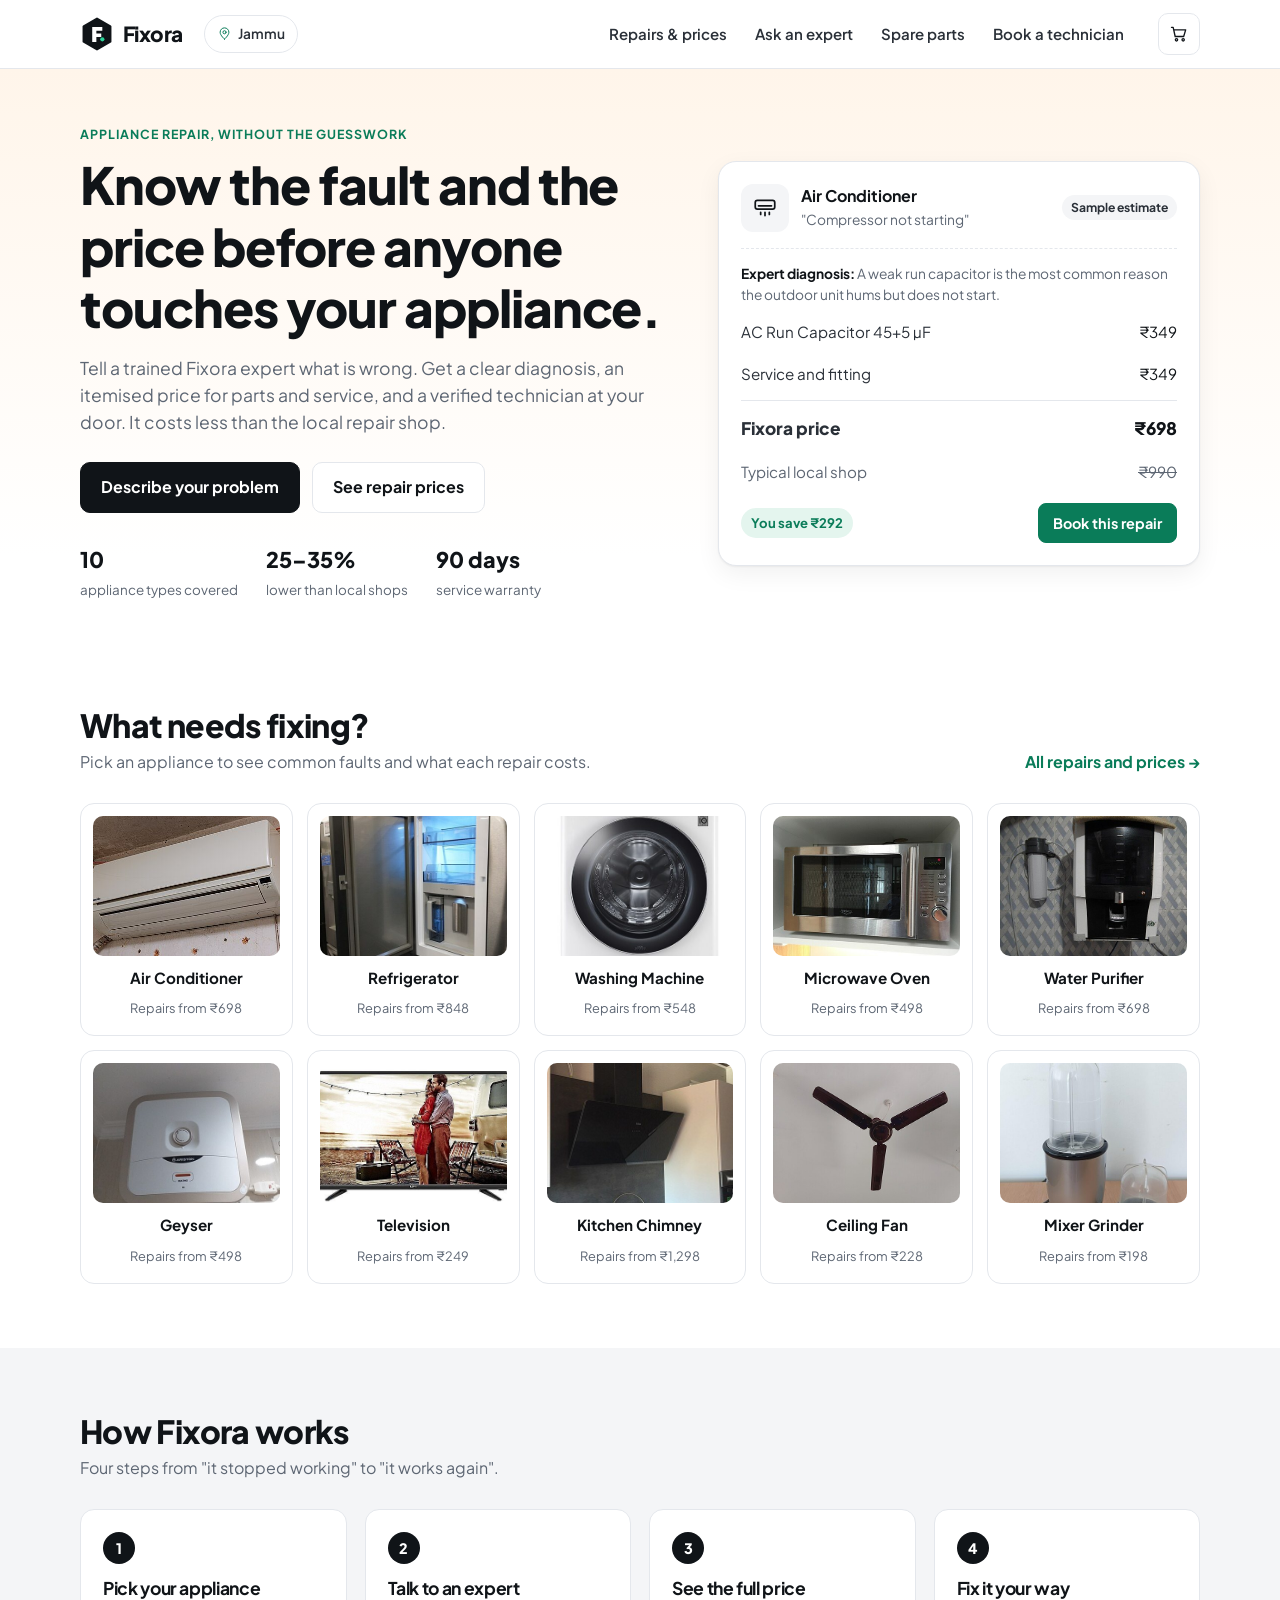
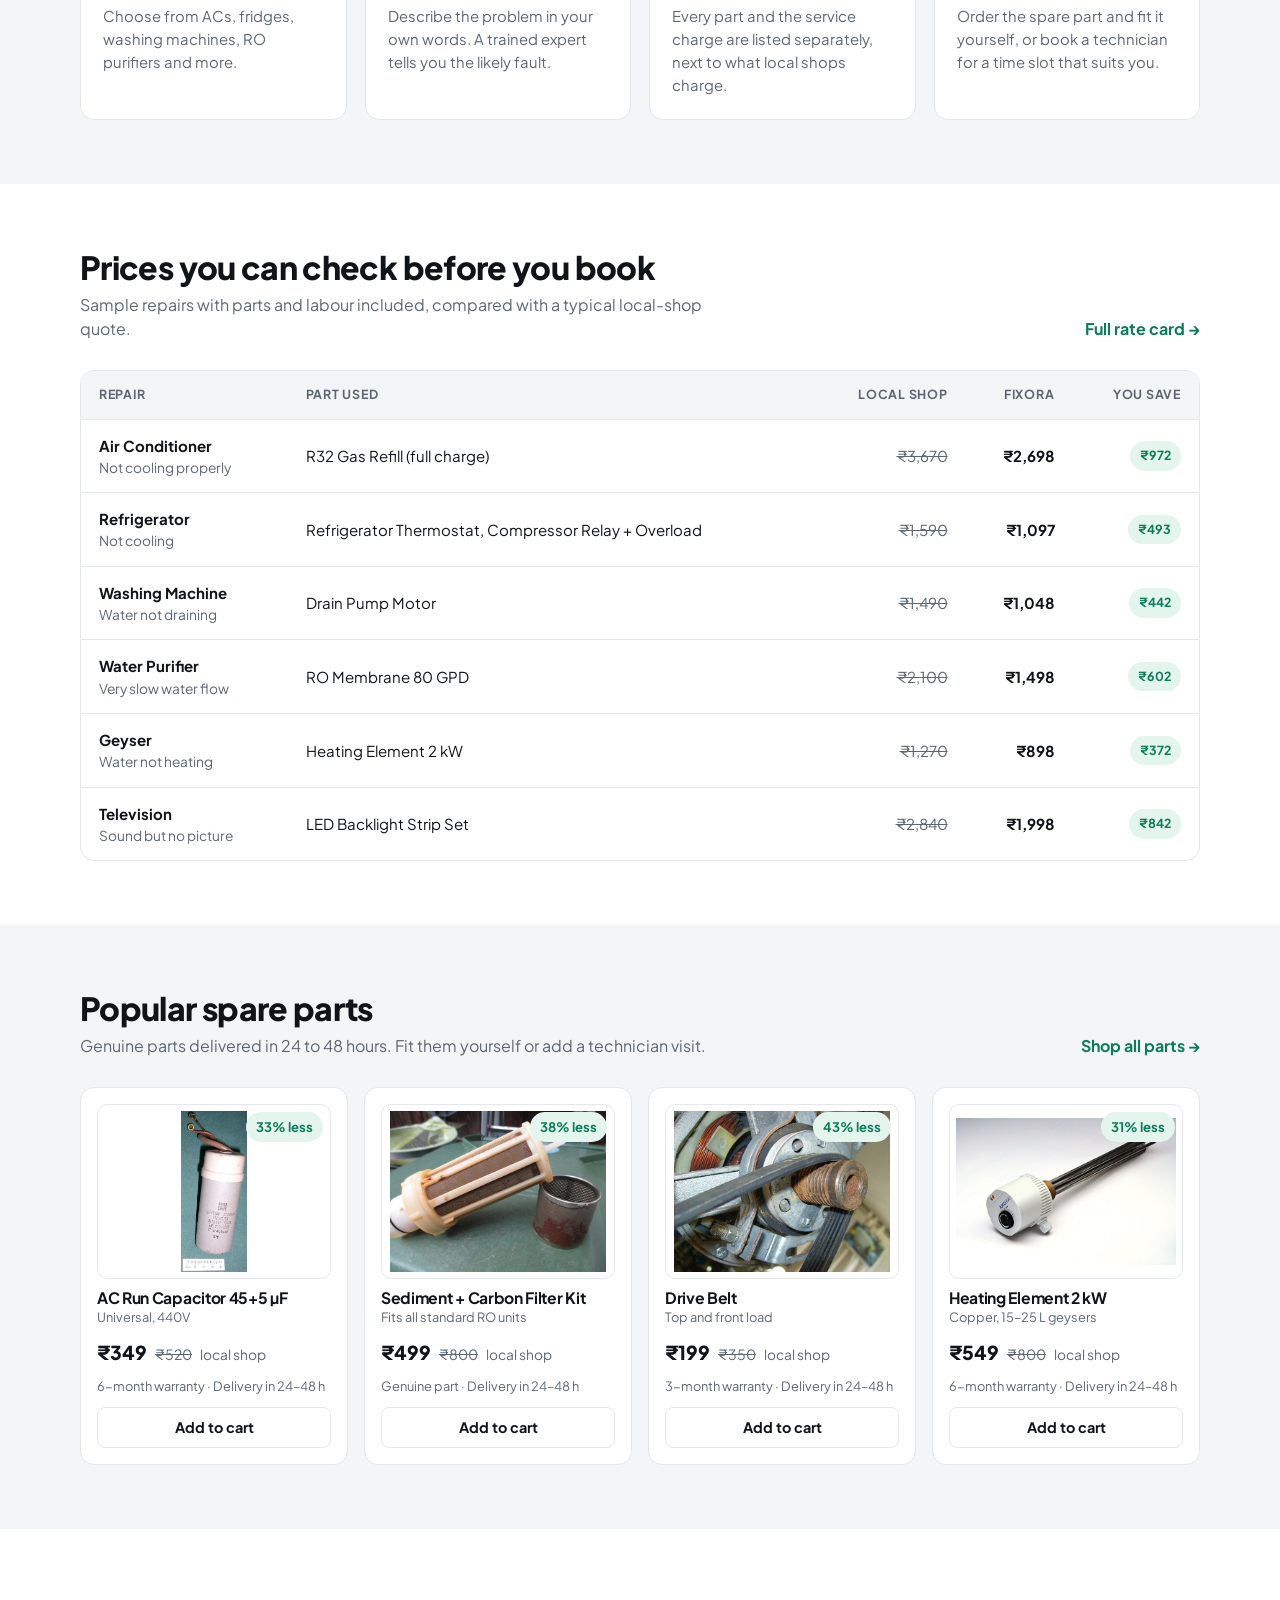
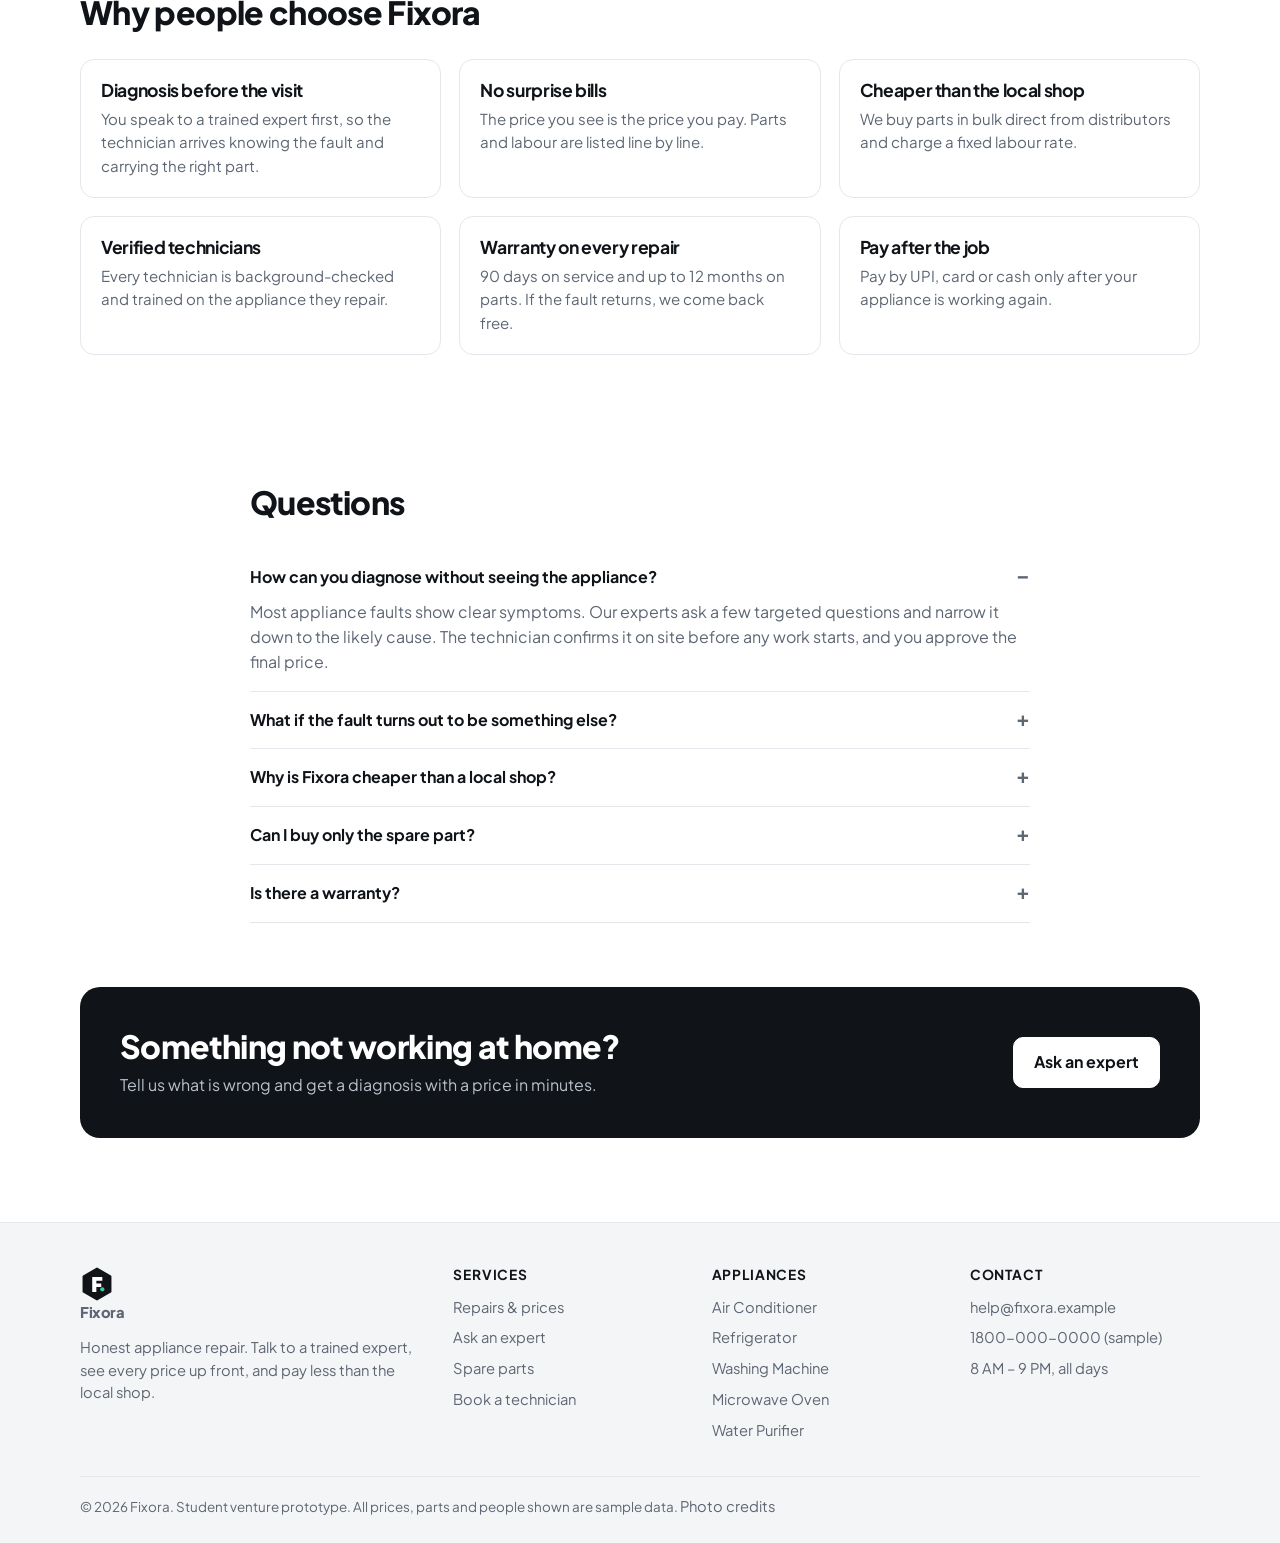
<file: index.html>
<!DOCTYPE html>
<html lang="en">
<head>
  <meta charset="UTF-8">
  <meta name="viewport" content="width=device-width, initial-scale=1">
  <title>Fixora — Honest appliance repair at transparent prices</title>
  <meta name="description" content="Pick your appliance, talk to a trained expert, see part and service prices up front, buy spare parts and book a technician.">
  <link rel="preconnect" href="https://fonts.googleapis.com">
  <link href="https://fonts.googleapis.com/css2?family=Plus+Jakarta+Sans:wght@400;500;600;700;800&display=swap" rel="stylesheet">
  <link rel="icon" href="assets/favicon.svg" type="image/svg+xml">
  <link rel="stylesheet" href="css/style.css?v=3">
</head>
<body>

<main>
  <section class="hero">
    <div class="wrap hero-grid">
      <div>
        <div class="eyebrow">Appliance repair, without the guesswork</div>
        <h1>Know the fault and the price before anyone touches your appliance.</h1>
        <p class="lead">Tell a trained Fixora expert what is wrong. Get a clear diagnosis, an itemised price for parts and service, and a verified technician at your door. It costs less than the local repair shop.</p>
        <div class="hero-cta">
          <a class="btn" href="diagnose.html">Describe your problem</a>
          <a class="btn ghost" href="services.html">See repair prices</a>
        </div>
        <div class="hero-stats">
          <div><b>10</b><span>appliance types covered</span></div>
          <div><b>25–35%</b><span>lower than local shops</span></div>
          <div><b>90 days</b><span>service warranty</span></div>
        </div>
      </div>

      <div class="estimate" id="heroEstimate"></div>
    </div>
  </section>

  <section class="section" id="appliances">
    <div class="wrap">
      <div class="section-head">
        <div>
          <h2>What needs fixing?</h2>
          <p>Pick an appliance to see common faults and what each repair costs.</p>
        </div>
        <a class="link" href="services.html">All repairs and prices →</a>
      </div>
      <div class="app-grid" id="appGrid"></div>
    </div>
  </section>

  <section class="section soft">
    <div class="wrap">
      <div class="section-head">
        <div>
          <h2>How Fixora works</h2>
          <p>Four steps from "it stopped working" to "it works again".</p>
        </div>
      </div>
      <div class="steps">
        <div class="step"><h3>Pick your appliance</h3><p>Choose from ACs, fridges, washing machines, RO purifiers and more.</p></div>
        <div class="step"><h3>Talk to an expert</h3><p>Describe the problem in your own words. A trained expert tells you the likely fault.</p></div>
        <div class="step"><h3>See the full price</h3><p>Every part and the service charge are listed separately, next to what local shops charge.</p></div>
        <div class="step"><h3>Fix it your way</h3><p>Order the spare part and fit it yourself, or book a technician for a time slot that suits you.</p></div>
      </div>
    </div>
  </section>

  <section class="section">
    <div class="wrap">
      <div class="section-head">
        <div>
          <h2>Prices you can check before you book</h2>
          <p>Sample repairs with parts and labour included, compared with a typical local-shop quote.</p>
        </div>
        <a class="link" href="services.html">Full rate card →</a>
      </div>
      <div class="table-wrap">
        <table>
          <thead><tr><th>Repair</th><th>Part used</th><th class="num">Local shop</th><th class="num">Fixora</th><th class="num">You save</th></tr></thead>
          <tbody id="compareRows"></tbody>
        </table>
      </div>
    </div>
  </section>

  <section class="section soft">
    <div class="wrap">
      <div class="section-head">
        <div>
          <h2>Popular spare parts</h2>
          <p>Genuine parts delivered in 24 to 48 hours. Fit them yourself or add a technician visit.</p>
        </div>
        <a class="link" href="parts.html">Shop all parts →</a>
      </div>
      <div class="grid-4" id="popularParts"></div>
    </div>
  </section>

  <section class="section">
    <div class="wrap">
      <div class="section-head"><div><h2>Why people choose Fixora</h2></div></div>
      <div class="grid-3">
        <div class="card"><h3>Diagnosis before the visit</h3><p>You speak to a trained expert first, so the technician arrives knowing the fault and carrying the right part.</p></div>
        <div class="card"><h3>No surprise bills</h3><p>The price you see is the price you pay. Parts and labour are listed line by line.</p></div>
        <div class="card"><h3>Cheaper than the local shop</h3><p>We buy parts in bulk direct from distributors and charge a fixed labour rate.</p></div>
        <div class="card"><h3>Verified technicians</h3><p>Every technician is background-checked and trained on the appliance they repair.</p></div>
        <div class="card"><h3>Warranty on every repair</h3><p>90 days on service and up to 12 months on parts. If the fault returns, we come back free.</p></div>
        <div class="card"><h3>Pay after the job</h3><p>Pay by UPI, card or cash only after your appliance is working again.</p></div>
      </div>
    </div>
  </section>


  <section class="section">
    <div class="wrap" style="max-width:820px">
      <div class="section-head"><div><h2>Questions</h2></div></div>
      <details open><summary>How can you diagnose without seeing the appliance?</summary><p>Most appliance faults show clear symptoms. Our experts ask a few targeted questions and narrow it down to the likely cause. The technician confirms it on site before any work starts, and you approve the final price.</p></details>
      <details><summary>What if the fault turns out to be something else?</summary><p>You get a revised itemised quote on the spot. If you decide not to go ahead, you pay only the ₹149 inspection fee.</p></details>
      <details><summary>Why is Fixora cheaper than a local shop?</summary><p>We source parts in bulk directly from distributors and charge a fixed, published labour rate for each repair, so there is no room for a mark-up on the day.</p></details>
      <details><summary>Can I buy only the spare part?</summary><p>Yes. Every part is sold separately with delivery in 24 to 48 hours. You can add a technician visit later if you need help fitting it.</p></details>
      <details><summary>Is there a warranty?</summary><p>Every repair carries a 90-day service warranty, and parts carry their own warranty of up to 12 months.</p></details>
    </div>
  </section>

  <section class="section" style="padding-top:0">
    <div class="wrap">
      <div class="band">
        <div><h2>Something not working at home?</h2><p>Tell us what is wrong and get a diagnosis with a price in minutes.</p></div>
        <a class="btn" href="diagnose.html">Ask an expert</a>
      </div>
    </div>
  </section>
</main>

<script src="js/data.js?v=3"></script>
<script src="js/photos.js?v=3"></script>
<script src="js/app.js?v=3"></script>
<script>
document.addEventListener("DOMContentLoaded", function () {
  $("#appGrid").innerHTML = APPLIANCES.map(function (a) {
    var from = Math.min.apply(null, a.issues.map(function (i) { return quote(i).total; }));
    return '<a class="app-card" href="services.html?appliance=' + a.id + '">' + appPhoto(a, "app-photo") + '<b>' + a.name + '</b><span>Repairs from ' + inr(from) + '</span></a>';
  }).join("");

  // Hero: one worked example of a transparent estimate.
  var ac = getApp("ac"), issue = getIssue(ac, "ac-start"), q = quote(issue);
  $("#heroEstimate").innerHTML =
    '<div class="estimate-top"><span class="ico">' + icon(ac) + '</span><div><b>' + ac.name + '</b><div class="small muted">"' + issue.title + '"</div></div><span class="tag" style="margin-left:auto">Sample estimate</span></div>' +
    '<p class="small muted" style="margin:14px 0 6px"><b style="color:var(--ink)">Expert diagnosis:</b> ' + issue.cause + '</p>' +
    '<ul class="rows">' + q.parts.map(function (p) { return '<li><span>' + p.name + '</span><span>' + inr(p.price) + '</span></li>'; }).join("") +
    '<li><span>Service and fitting</span><span>' + inr(issue.labour) + '</span></li>' +
    '<li class="total"><span>Fixora price</span><span>' + inr(q.total) + '</span></li>' +
    '<li class="local"><span>Typical local shop</span><span>' + inr(q.local) + '</span></li></ul>' +
    '<div style="display:flex;justify-content:space-between;align-items:center;gap:12px;margin-top:10px;flex-wrap:wrap"><span class="save-pill">You save ' + inr(q.save) + '</span>' +
    '<a class="btn sm green" href="book.html?appliance=ac&issue=ac-start">Book this repair</a></div>';

  var picks = [["ac", "ac-cooling"], ["fridge", "fr-cooling"], ["wm", "wm-drain"], ["ro", "ro-flow"], ["gy", "gy-heat"], ["tv", "tv-dark"]];
  $("#compareRows").innerHTML = picks.map(function (pk) {
    var a = getApp(pk[0]), i = getIssue(a, pk[1]), q = quote(i);
    return '<tr><td><b>' + a.name + '</b><div class="small muted">' + i.title + '</div></td><td>' + q.parts.map(function (p) { return p.name; }).join(", ") + '</td>' +
      '<td class="num muted"><s>' + inr(q.local) + '</s></td><td class="num"><b>' + inr(q.total) + '</b></td><td class="num"><span class="save-pill">' + inr(q.save) + '</span></td></tr>';
  }).join("");

  var popular = ["ac-cap", "ro-filterkit", "wm-belt", "gy-element"];
  $("#popularParts").innerHTML = popular.map(function (id) { return partCard(getPart(id)); }).join("");
});
</script>
</body>
</html>
</file>
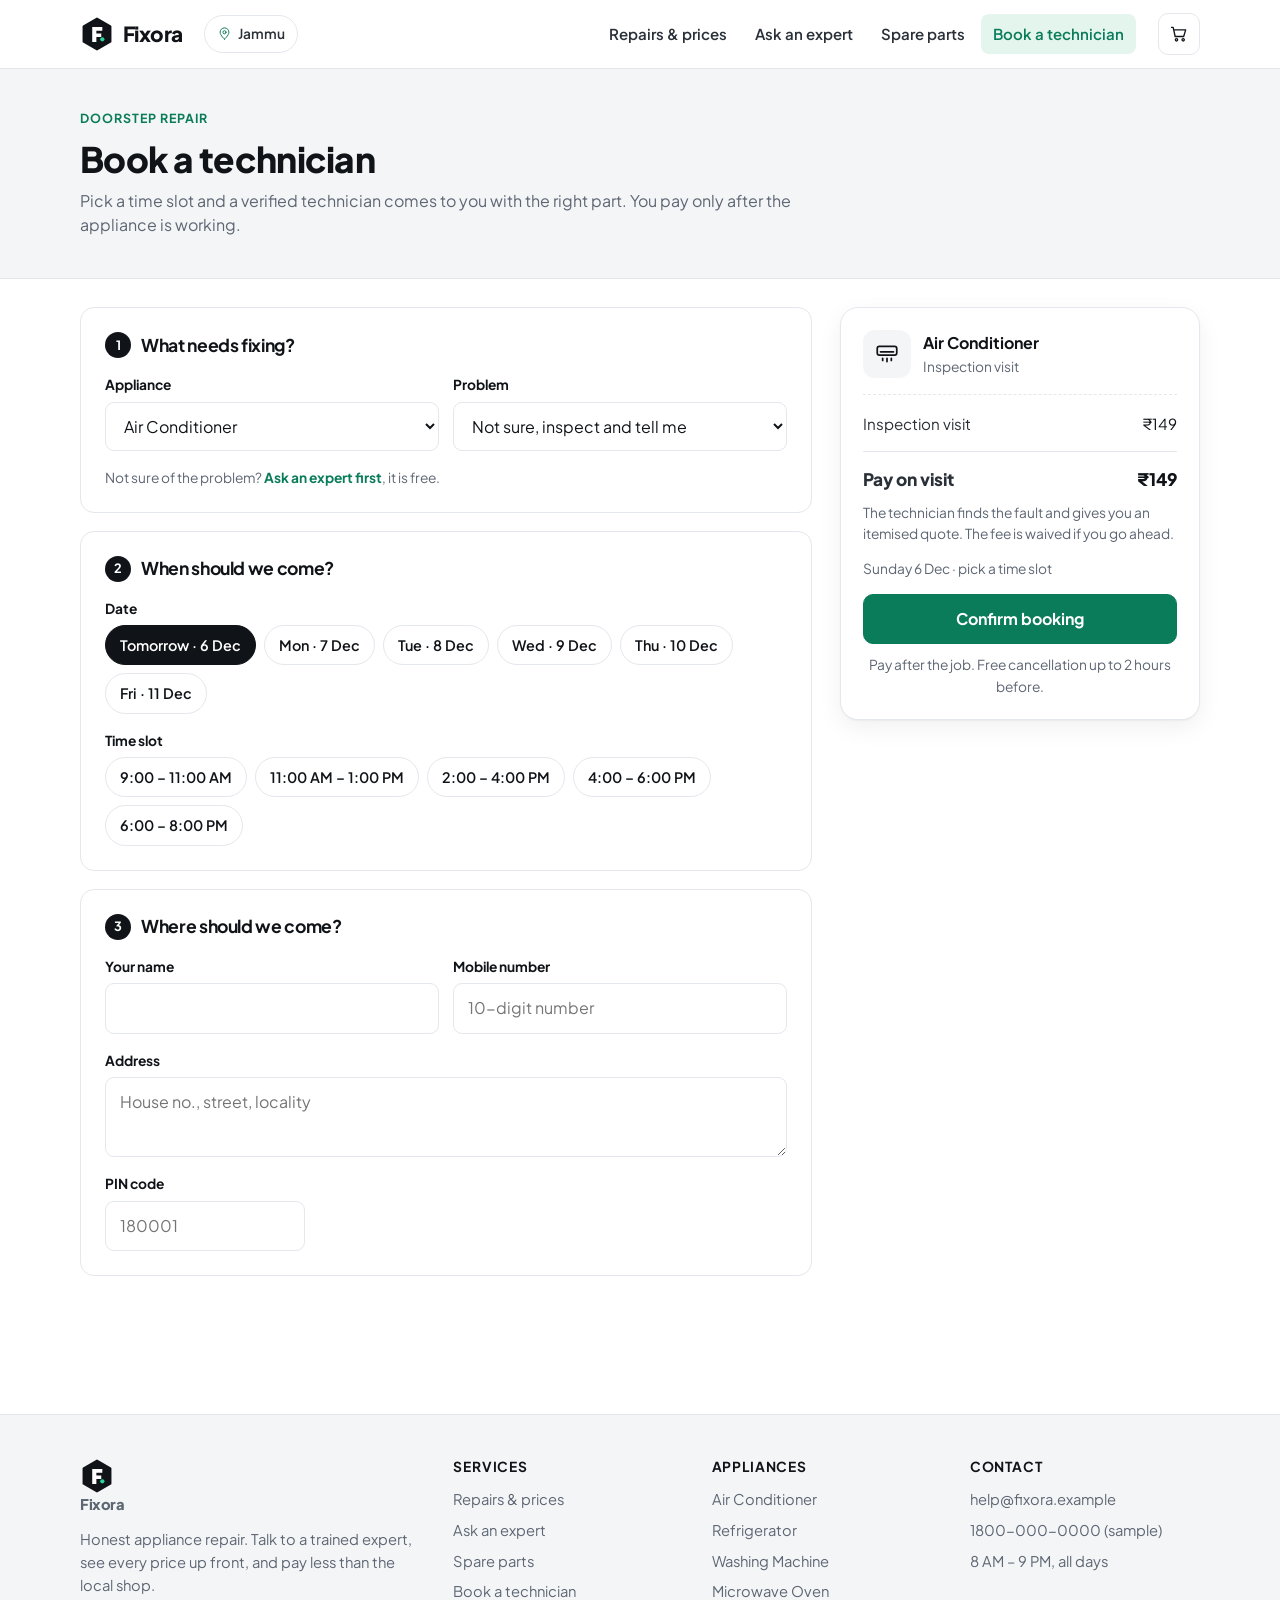
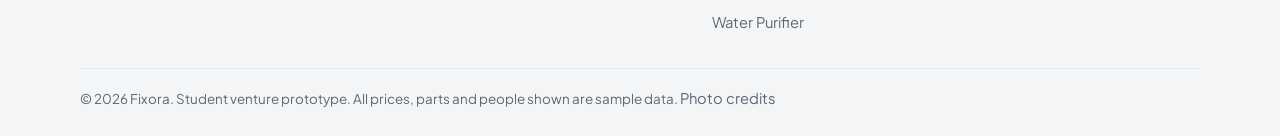
<file: book.html>
<!DOCTYPE html>
<html lang="en">
<head>
  <meta charset="UTF-8">
  <meta name="viewport" content="width=device-width, initial-scale=1">
  <title>Book a technician — Fixora</title>
  <link rel="preconnect" href="https://fonts.googleapis.com">
  <link href="https://fonts.googleapis.com/css2?family=Plus+Jakarta+Sans:wght@400;500;600;700;800&display=swap" rel="stylesheet">
  <link rel="icon" href="assets/favicon.svg" type="image/svg+xml">
  <link rel="stylesheet" href="css/style.css?v=3">
</head>
<body>

<main>
  <section class="page-head">
    <div class="wrap">
      <div class="eyebrow">Doorstep repair</div>
      <h1 style="font-size:2.2rem">Book a technician</h1>
      <p>Pick a time slot and a verified technician comes to you with the right part. You pay only after the appliance is working.</p>
    </div>
  </section>

  <section class="section" style="padding-top:28px">
    <div class="wrap split" id="bookWrap">
      <form id="bookForm" novalidate>
        <div class="form-block">
          <h3><i>1</i>What needs fixing?</h3>
          <div class="row-2">
            <div class="field"><label for="appSel">Appliance</label><select class="input" id="appSel"></select></div>
            <div class="field"><label for="issueSel">Problem</label><select class="input" id="issueSel"></select></div>
          </div>
          <p class="small muted">Not sure of the problem? <a class="link" href="diagnose.html">Ask an expert first</a>, it is free.</p>
        </div>

        <div class="form-block">
          <h3><i>2</i>When should we come?</h3>
          <div class="field"><label>Date</label><div class="pills" id="dates"></div></div>
          <div class="field" style="margin-bottom:0"><label>Time slot</label><div class="pills" id="slots"></div></div>
        </div>

        <div class="form-block">
          <h3><i>3</i>Where should we come?</h3>
          <div class="row-2">
            <div class="field"><label for="name">Your name</label><input class="input" id="name" autocomplete="name"></div>
            <div class="field"><label for="phone">Mobile number</label><input class="input" id="phone" inputmode="numeric" maxlength="10" placeholder="10-digit number" autocomplete="tel"></div>
          </div>
          <div class="field"><label for="address">Address</label><textarea class="input" id="address" style="min-height:80px" placeholder="House no., street, locality" autocomplete="street-address"></textarea></div>
          <div class="field" style="max-width:200px;margin-bottom:0"><label for="pin">PIN code</label><input class="input" id="pin" inputmode="numeric" maxlength="6" placeholder="180001"></div>
        </div>
      </form>

      <aside class="sticky">
        <div class="estimate" id="summary"></div>
      </aside>
    </div>

    <div class="wrap" id="history" style="margin-top:36px"></div>
  </section>
</main>

<script src="js/data.js?v=3"></script>
<script src="js/photos.js?v=3"></script>
<script src="js/app.js?v=3"></script>
<script>
document.addEventListener("DOMContentLoaded", function () {
  var app = getApp(param("appliance")) || APPLIANCES[0];
  var issueId = getIssue(app, param("issue")) ? param("issue") : "";
  var dates = [], date = 0, slot = null;

  var today = new Date();
  for (var d = 1; d <= 6; d++) {
    var day = new Date(today.getFullYear(), today.getMonth(), today.getDate() + d);
    dates.push({
      top: d === 1 ? "Tomorrow" : day.toLocaleDateString("en-IN", { weekday: "short" }),
      label: day.toLocaleDateString("en-IN", { weekday: "long", day: "numeric", month: "short" }),
      short: day.toLocaleDateString("en-IN", { day: "numeric", month: "short" })
    });
  }

  function renderSelects() {
    $("#appSel").innerHTML = APPLIANCES.map(function (a) {
      return '<option value="' + a.id + '"' + (a.id === app.id ? " selected" : "") + ">" + a.name + "</option>";
    }).join("");
    $("#issueSel").innerHTML = '<option value="">Not sure, inspect and tell me</option>' + app.issues.map(function (i) {
      return '<option value="' + i.id + '"' + (i.id === issueId ? " selected" : "") + ">" + i.title + "</option>";
    }).join("");
  }

  function renderWhen() {
    $("#dates").innerHTML = dates.map(function (x, n) {
      return '<button type="button" class="pill' + (n === date ? " on" : "") + '" data-date="' + n + '">' + x.top + " · " + x.short + "</button>";
    }).join("");
    $("#slots").innerHTML = SLOTS.map(function (s) {
      return '<button type="button" class="pill' + (s === slot ? " on" : "") + '" data-slot="' + s + '">' + s + "</button>";
    }).join("");
  }

  function renderSummary() {
    var issue = getIssue(app, issueId), rows, note;
    if (issue) {
      var q = quote(issue);
      rows = q.parts.map(function (p) { return '<li><span>' + p.name + '</span><span>' + inr(p.price) + '</span></li>'; }).join("") +
        '<li><span>Service and fitting</span><span>' + (issue.labour ? inr(issue.labour) : "Free") + '</span></li>' +
        '<li><span>Inspection fee</span><span>Waived</span></li>' +
        '<li class="total"><span>Estimated total</span><span>' + inr(q.total) + '</span></li>' +
        '<li class="local"><span>Typical local shop</span><span>' + inr(q.local) + '</span></li>';
      note = '<span class="save-pill">You save about ' + inr(q.save) + '</span>';
    } else {
      rows = '<li><span>Inspection visit</span><span>' + inr(VISIT_FEE) + '</span></li>' +
        '<li class="total"><span>Pay on visit</span><span>' + inr(VISIT_FEE) + '</span></li>';
      note = '<p class="small muted">The technician finds the fault and gives you an itemised quote. The fee is waived if you go ahead.</p>';
    }
    $("#summary").innerHTML =
      '<div class="estimate-top"><span class="ico">' + icon(app) + '</span><div><b>' + app.name + '</b><div class="small muted">' + (issue ? issue.title : "Inspection visit") + '</div></div></div>' +
      '<ul class="rows" style="margin-top:8px">' + rows + '</ul>' + note +
      '<p class="small muted" style="margin:14px 0">' + dates[date].label + (slot ? " · " + slot : " · pick a time slot") + '</p>' +
      '<button class="btn block green" id="confirm">Confirm booking</button>' +
      '<p class="small muted" style="margin-top:10px;text-align:center">Pay after the job. Free cancellation up to 2 hours before.</p>';
  }

  function renderHistory() {
    var list = store("fixora_bookings") || [];
    if (!list.length) { $("#history").innerHTML = ""; return; }
    $("#history").innerHTML = '<h3 style="margin-bottom:14px">Your bookings on this device</h3><div class="table-wrap"><table><thead><tr><th>Booking</th><th>Repair</th><th>When</th><th class="num">Estimate</th></tr></thead><tbody>' +
      list.slice().reverse().map(function (b) {
        return '<tr><td><b>' + esc(b.id) + '</b></td><td>' + esc(b.appliance) + '<div class="small muted">' + esc(b.issue) + '</div></td><td>' + esc(b.when) + '</td><td class="num">' + inr(b.total) + '</td></tr>';
      }).join("") + '</tbody></table></div>';
  }

  function confirmBooking() {
    var name = $("#name").value.trim(), phone = $("#phone").value.trim(), address = $("#address").value.trim(), pin = $("#pin").value.trim();
    if (!slot) { toast("Pick a time slot"); return; }
    if (!name || !/^\d{10}$/.test(phone)) { toast("Enter your name and a 10-digit mobile number"); $("#name").focus(); return; }
    if (address.length < 8 || !/^\d{6}$/.test(pin)) { toast("Enter your address and a 6-digit PIN code"); $("#address").focus(); return; }

    var issue = getIssue(app, issueId);
    var booking = {
      id: "FX-" + Math.floor(100000 + Math.random() * 900000),
      appliance: app.name,
      issue: issue ? issue.title : "Inspection visit",
      when: dates[date].label + ", " + slot,
      total: issue ? quote(issue).total : VISIT_FEE
    };
    var list = store("fixora_bookings") || [];
    list.push(booking);
    store("fixora_bookings", list);

    $("#bookWrap").className = "wrap";
    $("#bookWrap").innerHTML = '<div class="success" style="max-width:680px"><h3>Booking confirmed</h3>' +
      '<p>Thanks, ' + esc(name) + '. Your booking <b>' + booking.id + '</b> is confirmed for <b>' + booking.when + '</b>.</p>' +
      '<ul class="rows" style="margin-top:12px"><li><span>' + booking.appliance + ' · ' + booking.issue + '</span><span><b>' + inr(booking.total) + '</b></span></li></ul>' +
      '<p class="small" style="margin-top:8px">Your technician\'s name and number are shared an hour before the visit, on the number ending ' + phone.slice(-4) + '. Prototype: no real technician is dispatched.</p>' +
      '<div class="hero-cta" style="margin-top:18px"><a class="btn" href="index.html">Back to home</a><a class="btn ghost" href="book.html">Book another repair</a></div></div>';
    renderHistory();
    window.scrollTo({ top: 0, behavior: "smooth" });
  }

  $("#appSel").addEventListener("change", function () { app = getApp(this.value); issueId = ""; renderSelects(); renderSummary(); });
  $("#issueSel").addEventListener("change", function () { issueId = this.value; renderSummary(); });
  $("#bookForm").addEventListener("click", function (e) {
    var dt = e.target.closest("[data-date]"), sl = e.target.closest("[data-slot]");
    if (dt) date = Number(dt.getAttribute("data-date"));
    if (sl) slot = sl.getAttribute("data-slot");
    if (dt || sl) { renderWhen(); renderSummary(); }
  });
  $("#bookForm").addEventListener("submit", function (e) { e.preventDefault(); });
  $("#summary").addEventListener("click", function (e) { if (e.target.id === "confirm") confirmBooking(); });

  renderSelects(); renderWhen(); renderSummary(); renderHistory();
});
</script>
</body>
</html>
</file>
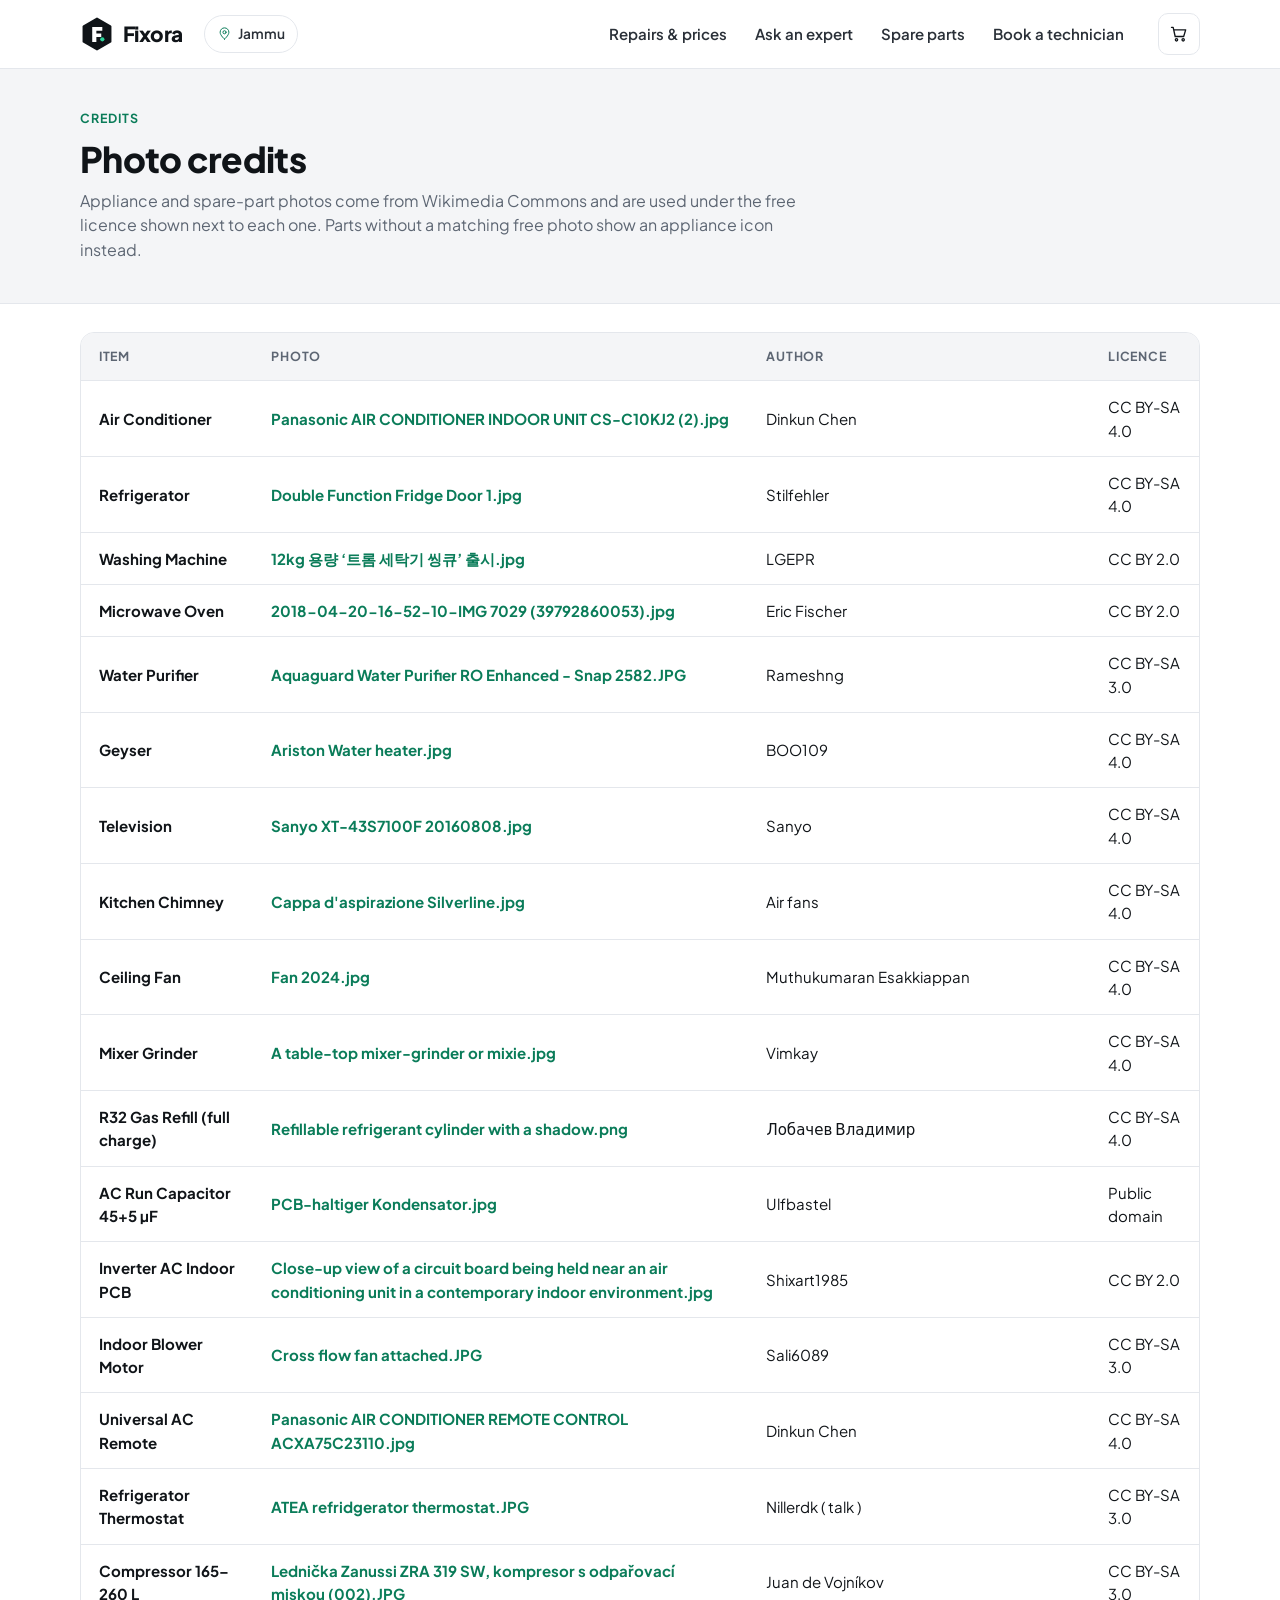
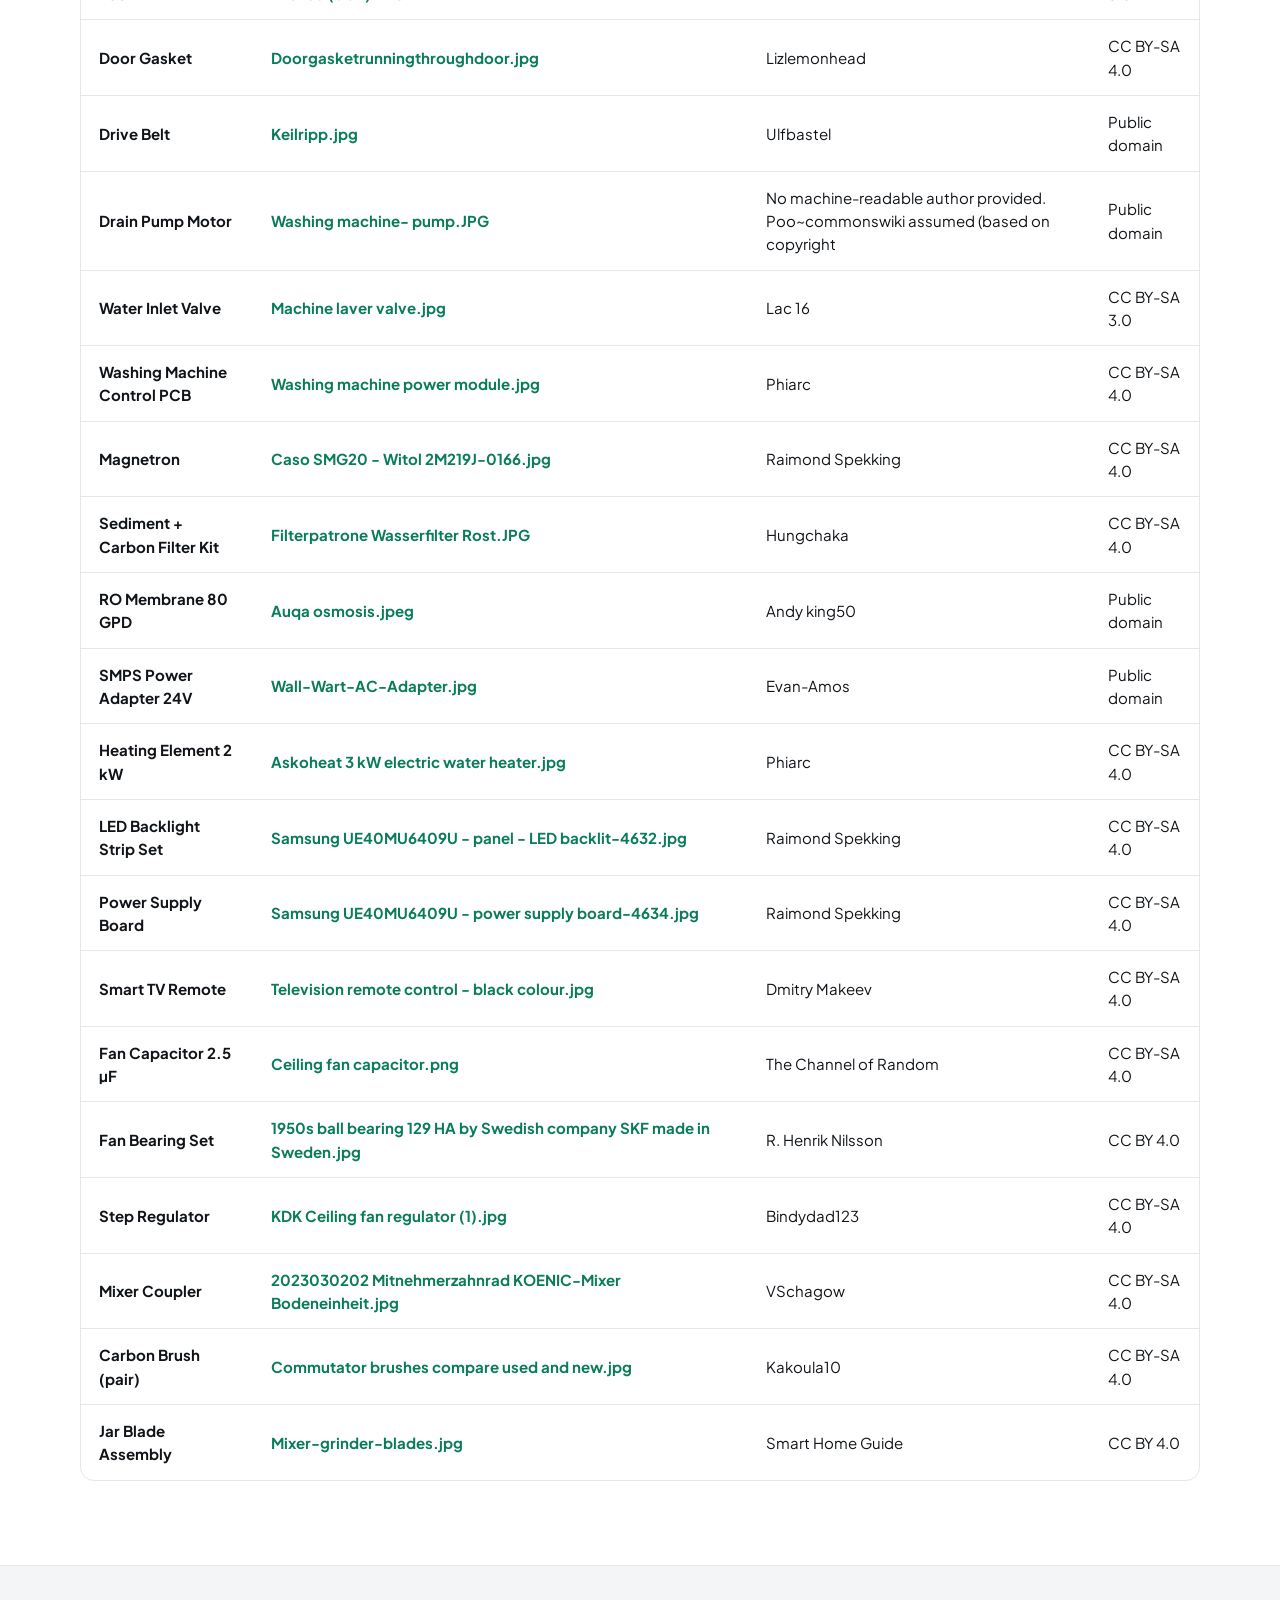
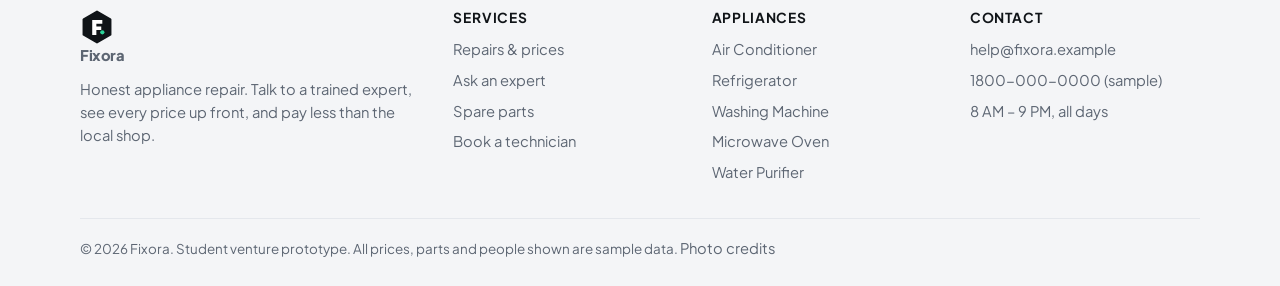
<file: credits.html>
<!DOCTYPE html>
<html lang="en">
<head>
  <meta charset="UTF-8">
  <meta name="viewport" content="width=device-width, initial-scale=1">
  <title>Photo credits — Fixora</title>
  <link rel="preconnect" href="https://fonts.googleapis.com">
  <link href="https://fonts.googleapis.com/css2?family=Plus+Jakarta+Sans:wght@400;500;600;700;800&display=swap" rel="stylesheet">
  <link rel="icon" href="assets/favicon.svg" type="image/svg+xml">
  <link rel="stylesheet" href="css/style.css?v=3">
</head>
<body>

<main>
  <section class="page-head">
    <div class="wrap">
      <div class="eyebrow">Credits</div>
      <h1 style="font-size:2.2rem">Photo credits</h1>
      <p>Appliance and spare-part photos come from Wikimedia Commons and are used under the free licence shown next to each one. Parts without a matching free photo show an appliance icon instead.</p>
    </div>
  </section>

  <section class="section" style="padding-top:28px">
    <div class="wrap">
      <div class="table-wrap">
        <table>
          <thead><tr><th>Item</th><th>Photo</th><th>Author</th><th>Licence</th></tr></thead>
          <tbody id="creditRows"></tbody>
        </table>
      </div>
    </div>
  </section>
</main>

<script src="js/data.js?v=3"></script>
<script src="js/photos.js?v=3"></script>
<script src="js/app.js?v=3"></script>
<script>
document.addEventListener("DOMContentLoaded", function () {
  function row(name, ph) {
    return '<tr><td><b>' + name + '</b></td><td><a class="link" href="' + esc(ph.page) + '" target="_blank" rel="noopener">' + esc(ph.title) + '</a></td><td>' + esc(ph.author) + '</td><td>' + esc(ph.license) + '</td></tr>';
  }
  $("#creditRows").innerHTML = APPLIANCES.filter(function (a) { return APPLIANCE_PHOTOS[a.id]; }).map(function (a) {
    return row(a.name, APPLIANCE_PHOTOS[a.id]);
  }).join("") + PARTS.filter(function (p) { return PART_PHOTOS[p.id]; }).map(function (p) {
    return row(p.name, PART_PHOTOS[p.id]);
  }).join("");
});
</script>
</body>
</html>
</file>
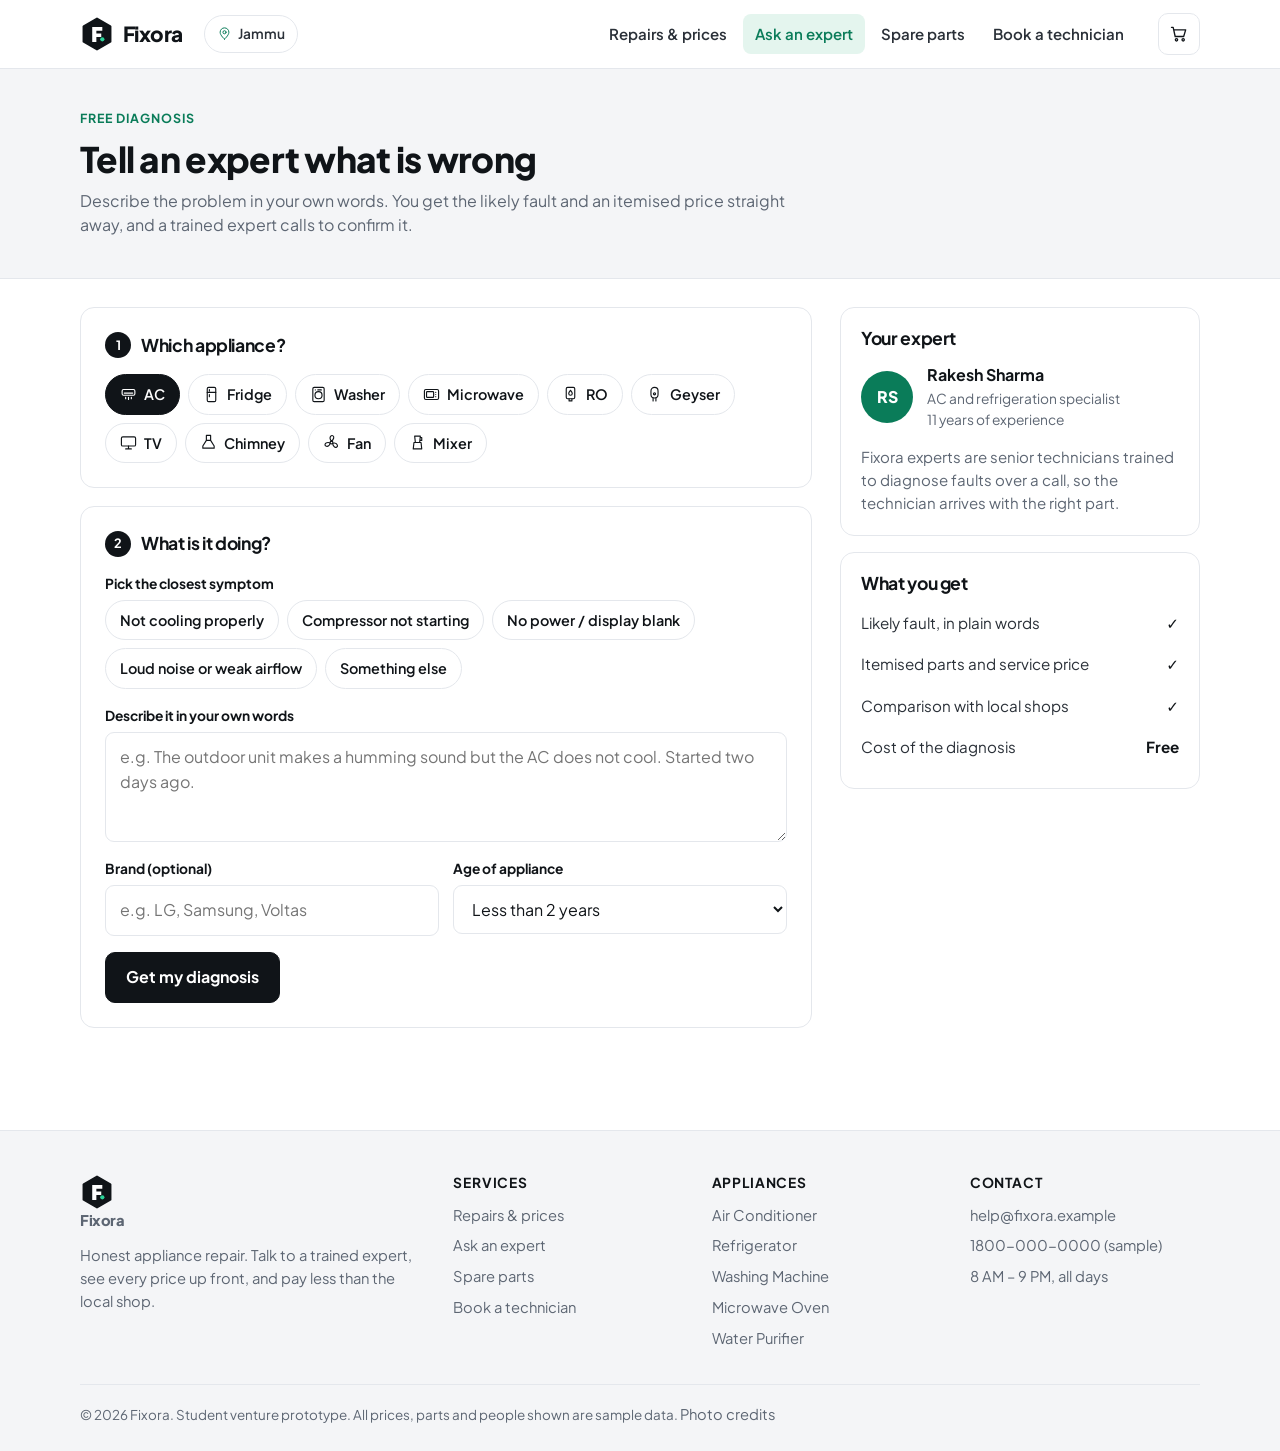
<file: diagnose.html>
<!DOCTYPE html>
<html lang="en">
<head>
  <meta charset="UTF-8">
  <meta name="viewport" content="width=device-width, initial-scale=1">
  <title>Ask an expert — Fixora</title>
  <link rel="preconnect" href="https://fonts.googleapis.com">
  <link href="https://fonts.googleapis.com/css2?family=Plus+Jakarta+Sans:wght@400;500;600;700;800&display=swap" rel="stylesheet">
  <link rel="icon" href="assets/favicon.svg" type="image/svg+xml">
  <link rel="stylesheet" href="css/style.css?v=3">
</head>
<body>

<main>
  <section class="page-head">
    <div class="wrap">
      <div class="eyebrow">Free diagnosis</div>
      <h1 style="font-size:2.2rem">Tell an expert what is wrong</h1>
      <p>Describe the problem in your own words. You get the likely fault and an itemised price straight away, and a trained expert calls to confirm it.</p>
    </div>
  </section>

  <section class="section" style="padding-top:28px">
    <div class="wrap split">
      <form id="diagForm" novalidate>
        <div class="form-block">
          <h3><i>1</i>Which appliance?</h3>
          <div class="pills" id="appPills"></div>
        </div>

        <div class="form-block">
          <h3><i>2</i>What is it doing?</h3>
          <div class="field">
            <label>Pick the closest symptom</label>
            <div class="pills" id="symptoms"></div>
          </div>
          <div class="field">
            <label for="desc">Describe it in your own words</label>
            <textarea class="input" id="desc" placeholder="e.g. The outdoor unit makes a humming sound but the AC does not cool. Started two days ago."></textarea>
          </div>
          <div class="row-2">
            <div class="field"><label for="brand">Brand (optional)</label><input class="input" id="brand" placeholder="e.g. LG, Samsung, Voltas"></div>
            <div class="field"><label for="age">Age of appliance</label>
              <select class="input" id="age"><option>Less than 2 years</option><option>2 to 5 years</option><option>5 to 8 years</option><option>More than 8 years</option></select>
            </div>
          </div>
          <button class="btn" type="submit">Get my diagnosis</button>
          <p class="small muted" id="formError" style="margin-top:10px;color:var(--danger)" hidden>Pick a symptom or describe the problem so the expert has something to go on.</p>
        </div>

        <div id="result"></div>
      </form>

      <aside class="sticky">
        <div class="card">
          <h3 style="margin-bottom:14px">Your expert</h3>
          <div class="expert" id="expertCard"></div>
          <p style="margin-top:14px">Fixora experts are senior technicians trained to diagnose faults over a call, so the technician arrives with the right part.</p>
        </div>
        <div class="card" style="margin-top:16px">
          <h3>What you get</h3>
          <ul class="rows" style="margin-top:8px">
            <li><span>Likely fault, in plain words</span><span>✓</span></li>
            <li><span>Itemised parts and service price</span><span>✓</span></li>
            <li><span>Comparison with local shops</span><span>✓</span></li>
            <li><span>Cost of the diagnosis</span><span><b>Free</b></span></li>
          </ul>
        </div>
      </aside>
    </div>
  </section>
</main>

<script src="js/data.js?v=3"></script>
<script src="js/photos.js?v=3"></script>
<script src="js/app.js?v=3"></script>
<script>
document.addEventListener("DOMContentLoaded", function () {
  var app = getApp(param("appliance")) || APPLIANCES[0];
  var picked = null;

  function expertFor(a) {
    if (a.id === "ac" || a.id === "fridge") return EXPERTS[0];
    if (a.id === "wm" || a.id === "ro" || a.id === "gy") return EXPERTS[1];
    return EXPERTS[2];
  }

  function renderInputs() {
    $("#appPills").innerHTML = APPLIANCES.map(function (a) {
      return '<button type="button" class="pill' + (a.id === app.id ? " on" : "") + '" data-app="' + a.id + '">' + icon(a) + a.short + '</button>';
    }).join("");
    $("#symptoms").innerHTML = app.issues.map(function (i) {
      return '<button type="button" class="pill' + (picked === i.id ? " on" : "") + '" data-issue="' + i.id + '">' + i.title + '</button>';
    }).join("") + '<button type="button" class="pill' + (picked === "other" ? " on" : "") + '" data-issue="other">Something else</button>';
    var ex = expertFor(app);
    $("#expertCard").innerHTML = '<span class="avatar">' + ex.name.split(" ").map(function (w) { return w[0]; }).join("") + '</span><div><b>' + ex.name + '</b><div class="small muted">' + ex.role + '</div><div class="small muted">' + ex.years + ' years of experience</div></div>';
  }

  // Match the description against each fault's keywords; a picked symptom wins.
  function match(text) {
    var direct = getIssue(app, picked);
    if (direct) return direct;
    var best = null, bestScore = 0;
    app.issues.forEach(function (i) {
      var score = i.kw.filter(function (k) { return text.indexOf(k) !== -1; }).length;
      if (score > bestScore) { best = i; bestScore = score; }
    });
    return best;
  }

  function showResult() {
    var text = $("#desc").value.toLowerCase();
    var missing = !picked && text.trim().length < 4;
    $("#formError").hidden = !missing;
    if (missing) return;

    var issue = match(text), ex = expertFor(app), html;
    if (issue) {
      var q = quote(issue);
      var old = $("#age").selectedIndex === 3
        ? '<div class="notice" style="margin-top:14px">This appliance is over 8 years old. The expert will also tell you honestly whether repair or replacement makes more sense.</div>' : "";
      html = '<div class="form-block"><h3><i>3</i>Preliminary diagnosis</h3>' +
        '<div class="estimate" style="box-shadow:none">' +
        '<div class="estimate-top"><span class="ico">' + icon(app) + '</span><div><b>' + issue.title + '</b><div class="small muted">' + app.name + ($("#brand").value ? " · " + esc($("#brand").value) : "") + '</div></div><span class="tag" style="margin-left:auto">Likely fault</span></div>' +
        '<p style="margin:14px 0 8px">' + issue.cause + '</p>' +
        '<ul class="rows">' + q.parts.map(function (p) { return '<li><span>' + p.name + '</span><span>' + inr(p.price) + '</span></li>'; }).join("") +
        '<li><span>Service and fitting (about ' + issue.mins + ' min)</span><span>' + (issue.labour ? inr(issue.labour) : "Free") + '</span></li>' +
        '<li class="total"><span>Estimated Fixora price</span><span>' + inr(q.total) + '</span></li>' +
        '<li class="local"><span>Typical local shop</span><span>' + inr(q.local) + '</span></li></ul>' +
        '<span class="save-pill">You save about ' + inr(q.save) + '</span></div>' + old +
        '<div class="hero-cta" style="margin-top:18px"><a class="btn green" href="book.html?appliance=' + app.id + '&issue=' + issue.id + '">Book a technician</a>' +
        q.parts.map(function (p) { return '<button type="button" class="btn ghost" data-add="' + p.id + '">Buy ' + p.name + '</button>'; }).join("") + '</div></div>';
    } else {
      html = '<div class="form-block"><h3><i>3</i>This one needs a closer look</h3><p class="muted">Your description does not match a common fault for this appliance, so an expert should talk to you before quoting a price. You can also book an inspection visit for ' + inr(VISIT_FEE) + ', waived if you go ahead with the repair.</p>' +
        '<div class="hero-cta" style="margin-top:16px"><a class="btn green" href="book.html?appliance=' + app.id + '">Book an inspection</a></div></div>';
    }
    html += '<div class="form-block" id="callback"><h3><i>4</i>Get a call from ' + ex.name.split(" ")[0] + '</h3>' +
      '<p class="muted" style="margin-bottom:16px">Your expert confirms the diagnosis and answers your questions, usually within 15 minutes between 8 AM and 9 PM.</p>' +
      '<div class="row-2"><div class="field"><label for="cbName">Your name</label><input class="input" id="cbName" autocomplete="name"></div>' +
      '<div class="field"><label for="cbPhone">Mobile number</label><input class="input" id="cbPhone" inputmode="numeric" maxlength="10" placeholder="10-digit number" autocomplete="tel"></div></div>' +
      '<button type="button" class="btn" id="cbBtn">Request a callback</button>' +
      '<p class="small muted" style="margin-top:10px">Prototype: the request is only saved in this browser.</p></div>';
    $("#result").innerHTML = html;
    $("#result").scrollIntoView({ behavior: "smooth", block: "start" });
  }

  $("#appPills").addEventListener("click", function (e) {
    var b = e.target.closest("[data-app]");
    if (!b) return;
    app = getApp(b.getAttribute("data-app")); picked = null;
    $("#result").innerHTML = "";
    renderInputs();
  });
  $("#symptoms").addEventListener("click", function (e) {
    var b = e.target.closest("[data-issue]");
    if (!b) return;
    picked = picked === b.getAttribute("data-issue") ? null : b.getAttribute("data-issue");
    renderInputs();
  });
  $("#diagForm").addEventListener("submit", function (e) { e.preventDefault(); showResult(); });
  $("#result").addEventListener("click", function (e) {
    if (e.target.id !== "cbBtn") return;
    var name = $("#cbName").value.trim(), phone = $("#cbPhone").value.trim();
    if (!name || !/^\d{10}$/.test(phone)) { toast("Enter your name and a 10-digit mobile number"); return; }
    var list = store("fixora_callbacks") || [];
    list.push({ name: name, phone: phone, appliance: app.id, at: new Date().toISOString() });
    store("fixora_callbacks", list);
    $("#callback").innerHTML = '<div class="success"><h3>Callback requested</h3><p>Thanks, ' + esc(name) + '. ' + expertFor(app).name + ' will call you on the number ending ' + phone.slice(-4) + ' shortly.</p></div>';
  });
  renderInputs();
});
</script>
</body>
</html>
</file>
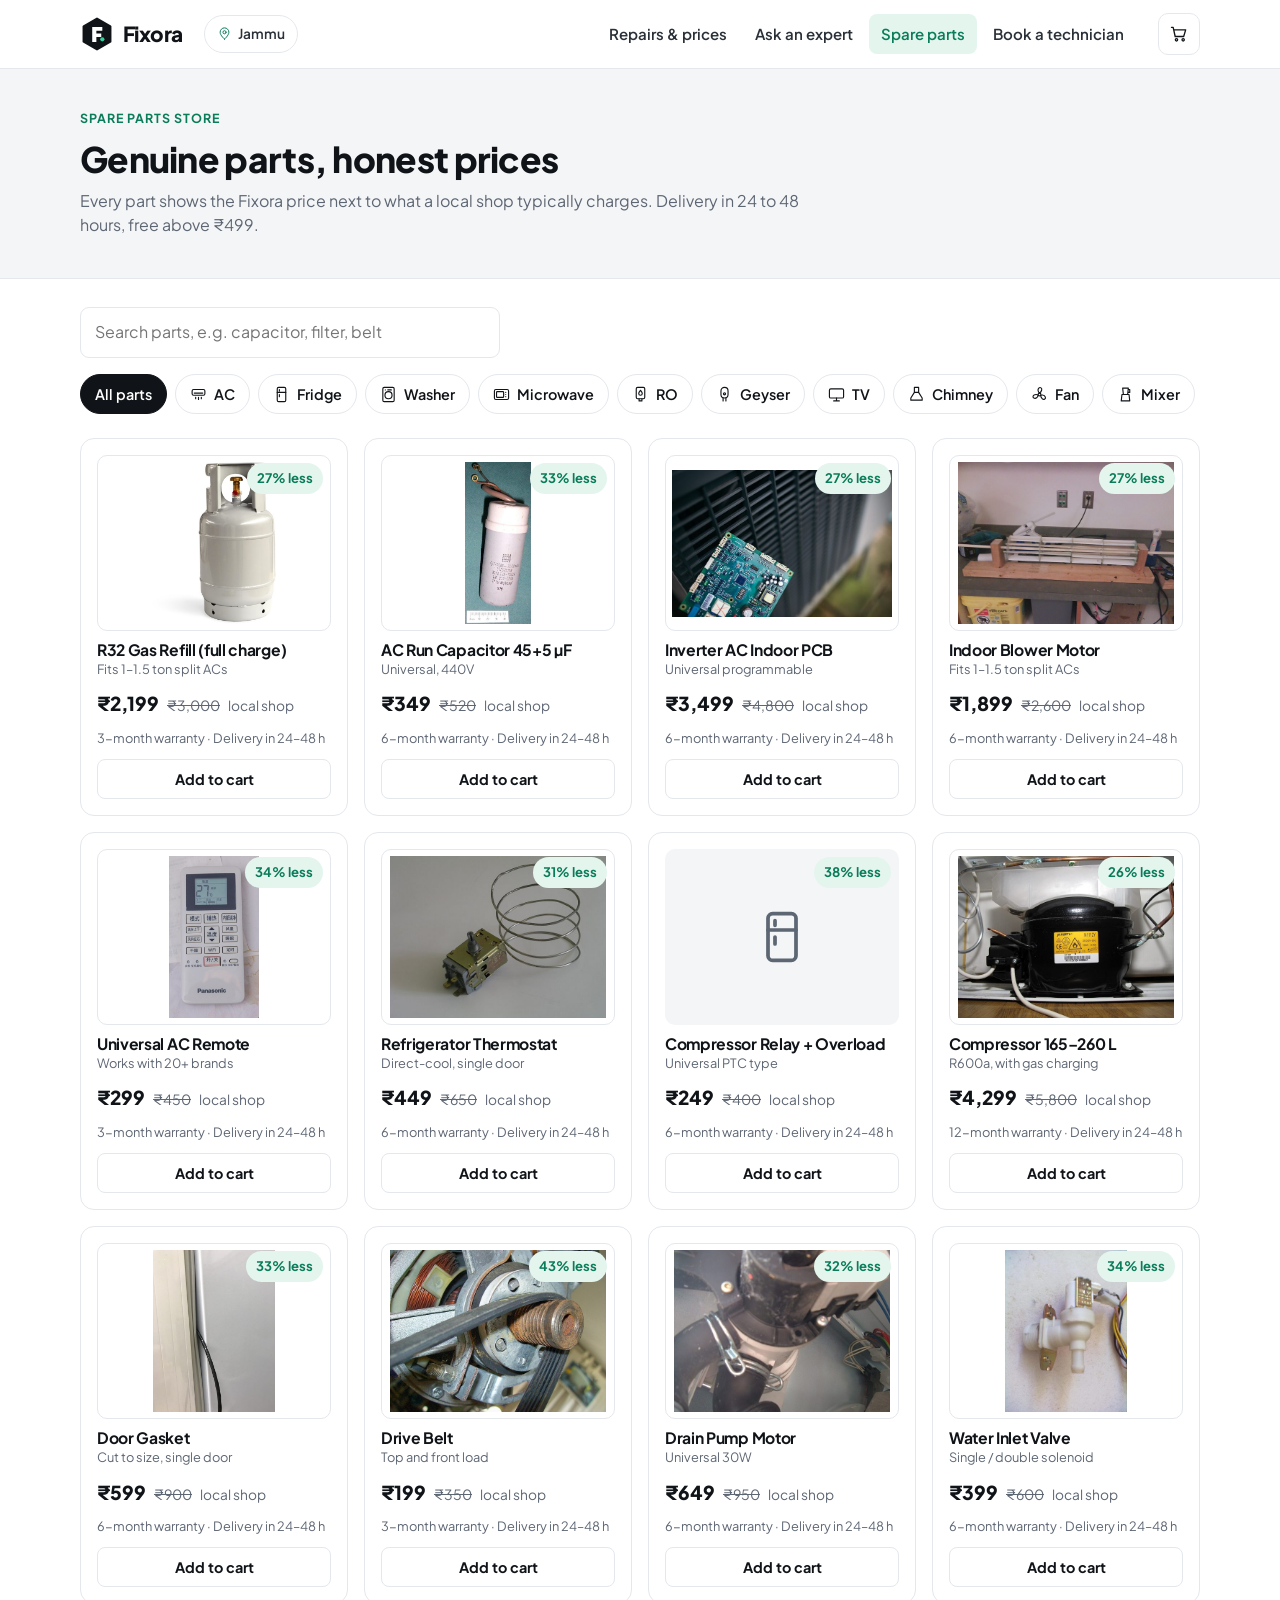
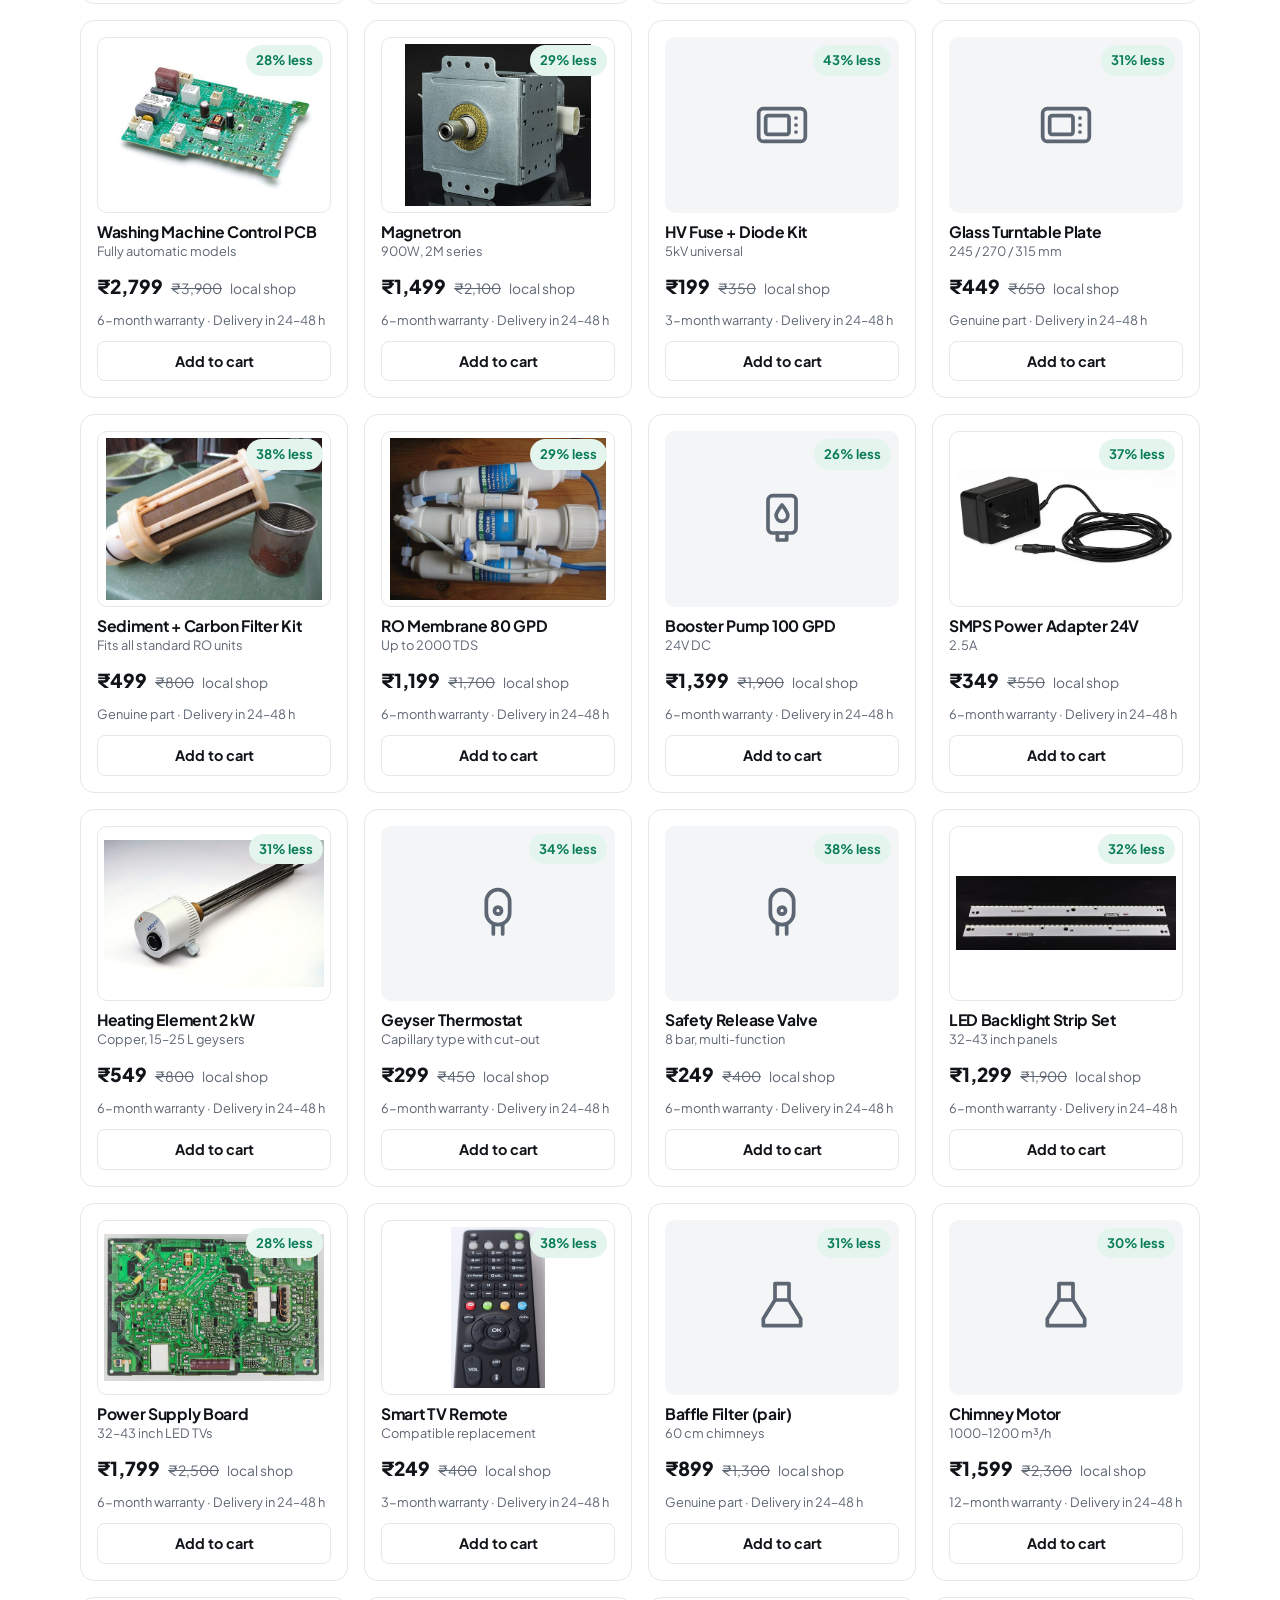
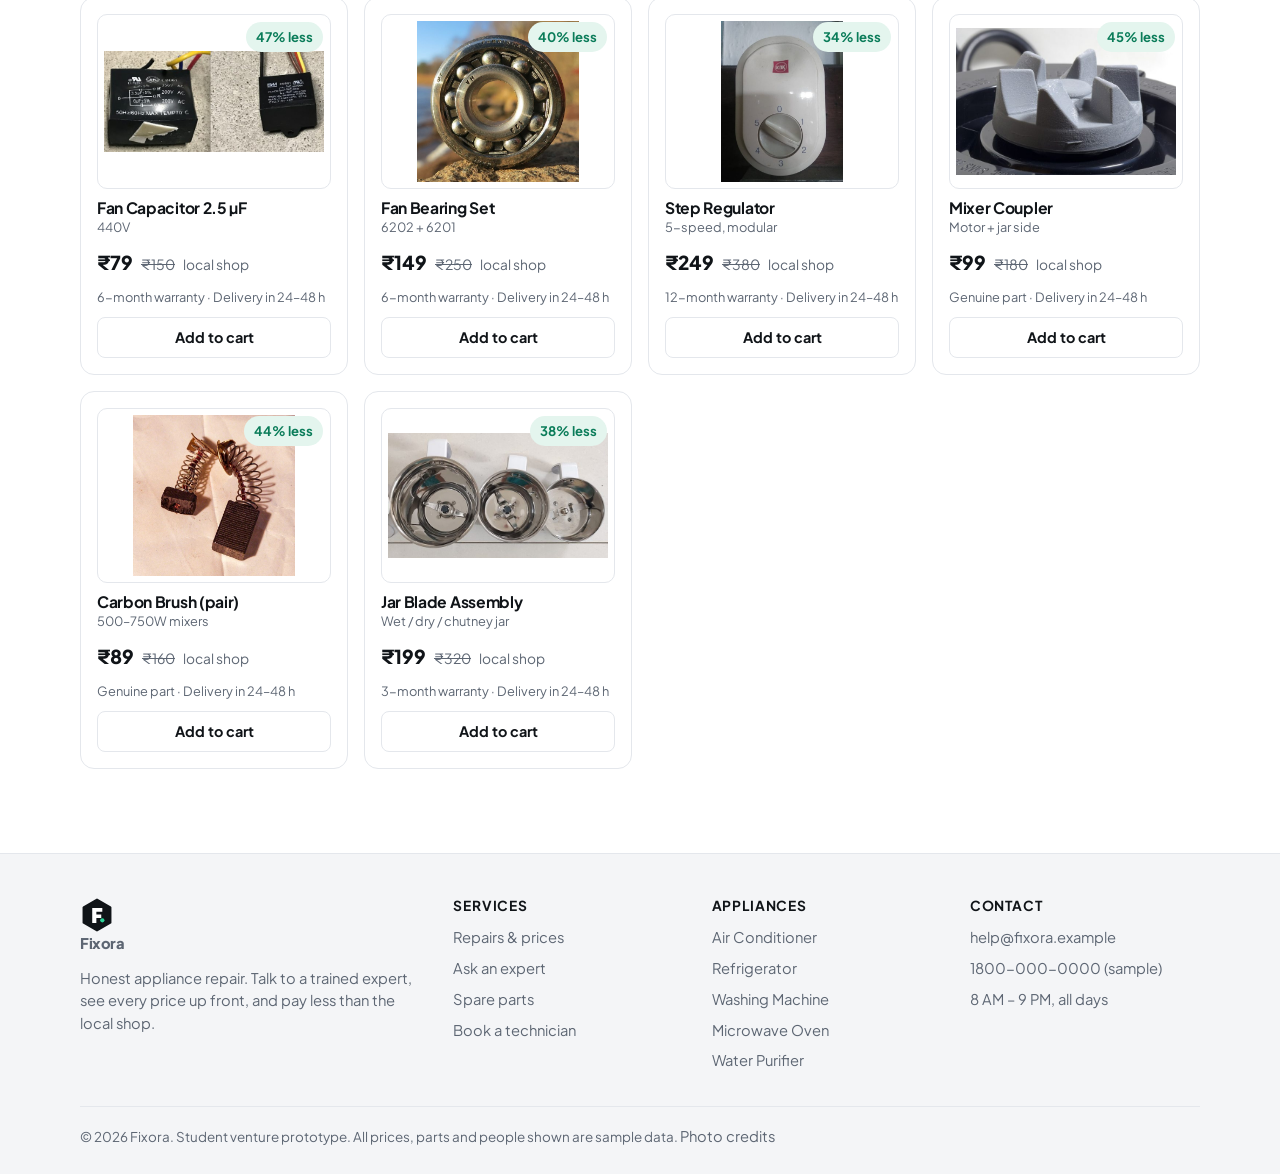
<file: parts.html>
<!DOCTYPE html>
<html lang="en">
<head>
  <meta charset="UTF-8">
  <meta name="viewport" content="width=device-width, initial-scale=1">
  <title>Spare parts — Fixora</title>
  <link rel="preconnect" href="https://fonts.googleapis.com">
  <link href="https://fonts.googleapis.com/css2?family=Plus+Jakarta+Sans:wght@400;500;600;700;800&display=swap" rel="stylesheet">
  <link rel="icon" href="assets/favicon.svg" type="image/svg+xml">
  <link rel="stylesheet" href="css/style.css?v=3">
</head>
<body>

<main>
  <section class="page-head">
    <div class="wrap">
      <div class="eyebrow">Spare parts store</div>
      <h1 style="font-size:2.2rem">Genuine parts, honest prices</h1>
      <p>Every part shows the Fixora price next to what a local shop typically charges. Delivery in 24 to 48 hours, free above ₹499.</p>
    </div>
  </section>

  <section class="section" style="padding-top:28px">
    <div class="wrap">
      <div class="field" style="max-width:420px">
        <input class="input" id="search" type="search" placeholder="Search parts, e.g. capacitor, filter, belt" aria-label="Search parts">
      </div>
      <div class="pills" id="filters" style="margin-bottom:24px"></div>
      <div class="grid-4" id="partGrid"></div>
      <div class="empty" id="noParts" hidden><b>No parts match your search</b><p class="small">Try a different word, or <a class="link" href="diagnose.html">ask an expert</a> which part you need.</p></div>
    </div>
  </section>
</main>

<script src="js/data.js?v=3"></script>
<script src="js/photos.js?v=3"></script>
<script src="js/app.js?v=3"></script>
<script>
document.addEventListener("DOMContentLoaded", function () {
  var filter = getApp(param("appliance")) ? param("appliance") : "all";

  function render() {
    var term = $("#search").value.trim().toLowerCase();
    $("#filters").innerHTML = '<button class="pill' + (filter === "all" ? " on" : "") + '" data-f="all">All parts</button>' +
      APPLIANCES.map(function (a) {
        return '<button class="pill' + (filter === a.id ? " on" : "") + '" data-f="' + a.id + '">' + icon(a) + a.short + '</button>';
      }).join("");
    var list = PARTS.filter(function (p) {
      var text = (p.name + " " + p.brand + " " + getApp(p.app).name).toLowerCase();
      return (filter === "all" || p.app === filter) && text.indexOf(term) !== -1;
    });
    $("#partGrid").innerHTML = list.map(partCard).join("");
    $("#noParts").hidden = list.length > 0;
  }

  $("#filters").addEventListener("click", function (e) {
    var b = e.target.closest("[data-f]");
    if (b) { filter = b.getAttribute("data-f"); render(); }
  });
  $("#search").addEventListener("input", render);
  render();
});
</script>
</body>
</html>
</file>
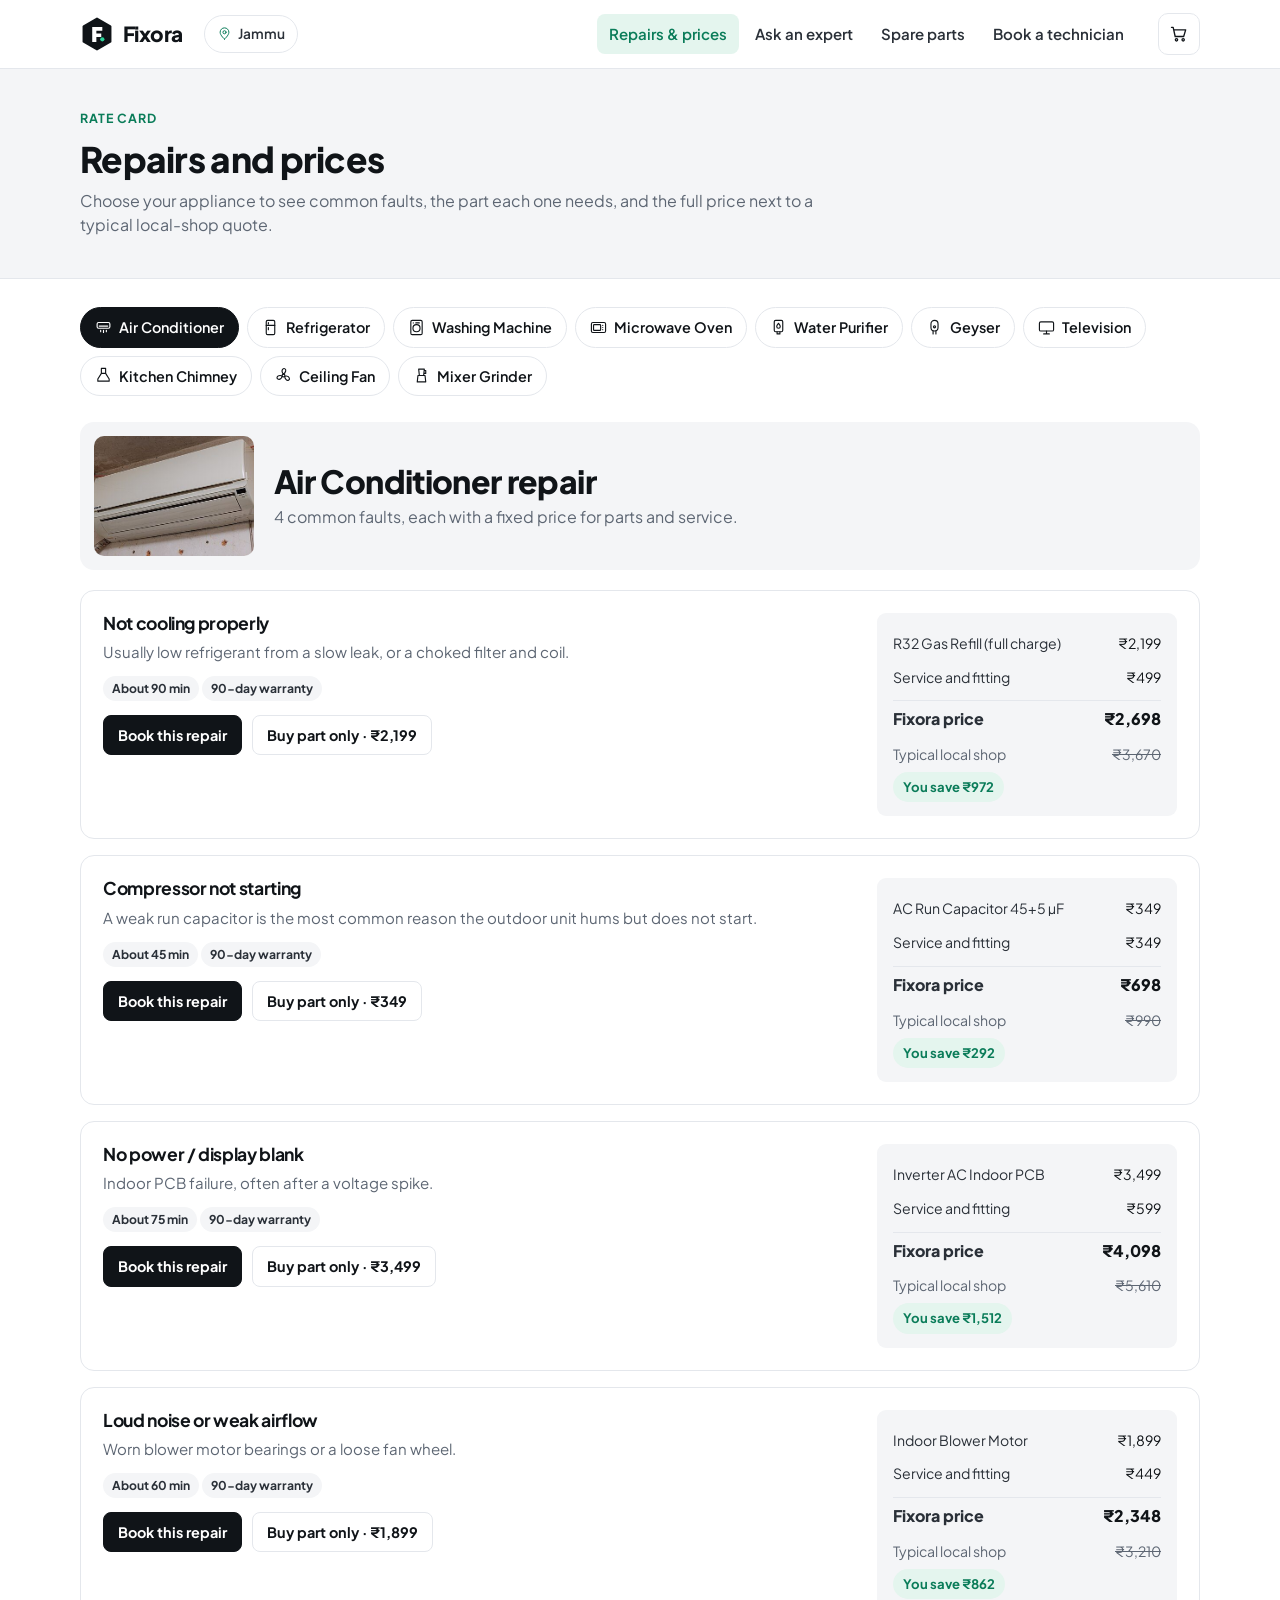
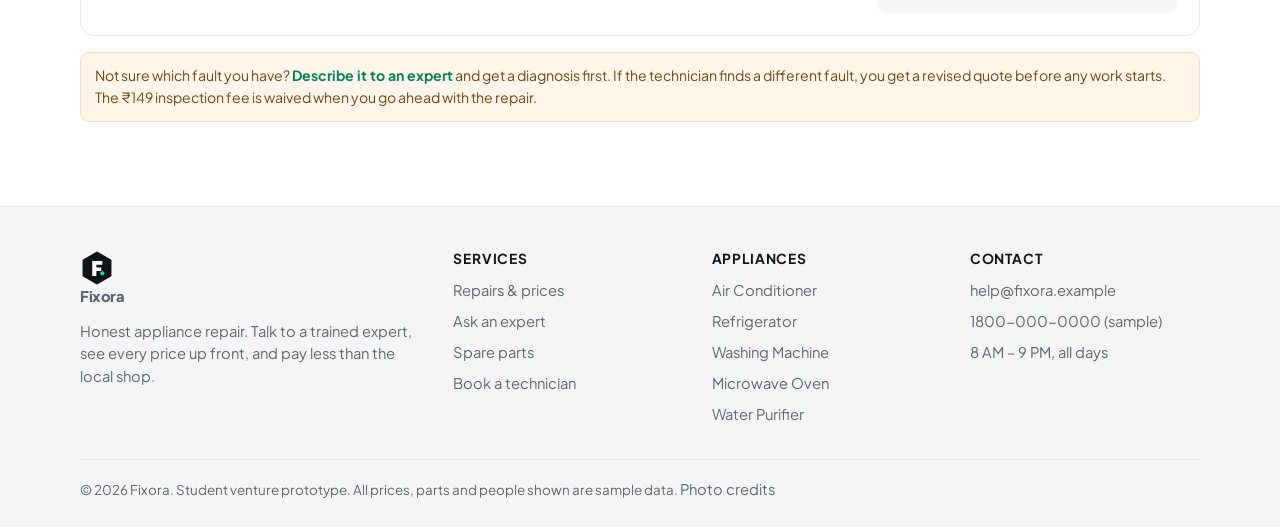
<file: services.html>
<!DOCTYPE html>
<html lang="en">
<head>
  <meta charset="UTF-8">
  <meta name="viewport" content="width=device-width, initial-scale=1">
  <title>Repairs and prices — Fixora</title>
  <link rel="preconnect" href="https://fonts.googleapis.com">
  <link href="https://fonts.googleapis.com/css2?family=Plus+Jakarta+Sans:wght@400;500;600;700;800&display=swap" rel="stylesheet">
  <link rel="icon" href="assets/favicon.svg" type="image/svg+xml">
  <link rel="stylesheet" href="css/style.css?v=3">
</head>
<body>

<main>
  <section class="page-head">
    <div class="wrap">
      <div class="eyebrow">Rate card</div>
      <h1 style="font-size:2.2rem">Repairs and prices</h1>
      <p>Choose your appliance to see common faults, the part each one needs, and the full price next to a typical local-shop quote.</p>
    </div>
  </section>

  <section class="section" style="padding-top:28px">
    <div class="wrap">
      <div class="pills" id="appPills" style="margin-bottom:26px"></div>
      <div class="app-banner" id="appBanner"></div>
      <div id="issueList"></div>
      <div class="notice" style="margin-top:8px">Not sure which fault you have? <a class="link" href="diagnose.html" id="diagLink">Describe it to an expert</a> and get a diagnosis first. If the technician finds a different fault, you get a revised quote before any work starts. The ₹149 inspection fee is waived when you go ahead with the repair.</div>
    </div>
  </section>
</main>

<script src="js/data.js?v=3"></script>
<script src="js/photos.js?v=3"></script>
<script src="js/app.js?v=3"></script>
<script>
document.addEventListener("DOMContentLoaded", function () {
  var current = getApp(param("appliance")) || APPLIANCES[0];

  function render() {
    $("#appPills").innerHTML = APPLIANCES.map(function (a) {
      return '<button class="pill' + (a.id === current.id ? " on" : "") + '" data-app="' + a.id + '">' + icon(a) + a.name + '</button>';
    }).join("");
    $("#diagLink").href = "diagnose.html?appliance=" + current.id;
    $("#appBanner").innerHTML = appPhoto(current, "app-banner-photo") +
      '<div><h2>' + current.name + ' repair</h2><p class="muted">' + current.issues.length + ' common faults, each with a fixed price for parts and service.</p></div>';
    $("#issueList").innerHTML = current.issues.map(function (i) {
      var q = quote(i);
      return '<article class="issue"><div>' +
        '<h3>' + i.title + '</h3><p class="cause">' + i.cause + '</p>' +
        '<span class="tag">About ' + i.mins + ' min</span> <span class="tag">90-day warranty</span>' +
        '<div class="actions"><a class="btn sm" href="book.html?appliance=' + current.id + '&issue=' + i.id + '">Book this repair</a>' +
        q.parts.map(function (p) { return '<button class="btn sm ghost" data-add="' + p.id + '">Buy part only · ' + inr(p.price) + '</button>'; }).join("") + '</div></div>' +
        '<div class="breakdown"><ul class="rows">' +
        q.parts.map(function (p) { return '<li><span>' + p.name + '</span><span>' + inr(p.price) + '</span></li>'; }).join("") +
        '<li><span>Service and fitting</span><span>' + (i.labour ? inr(i.labour) : "Free") + '</span></li>' +
        '<li class="total"><span>Fixora price</span><span>' + inr(q.total) + '</span></li>' +
        '<li class="local"><span>Typical local shop</span><span>' + inr(q.local) + '</span></li></ul>' +
        '<span class="save-pill">You save ' + inr(q.save) + '</span></div></article>';
    }).join("");
  }

  $("#appPills").addEventListener("click", function (e) {
    var b = e.target.closest("[data-app]");
    if (!b) return;
    current = getApp(b.getAttribute("data-app"));
    history.replaceState(null, "", "?appliance=" + current.id);
    render();
  });
  render();
});
</script>
</body>
</html>
</file>
<file: css/style.css>
/* Fixora — shared styles */
:root {
  --ink: #101418;
  --ink-2: #2a3038;
  --muted: #5d6673;
  --line: #e4e7ec;
  --bg: #ffffff;
  --soft: #f4f5f7;
  --warm: #fff5ea;
  --accent: #0a7c59;
  --accent-soft: #e4f5ee;
  --amber: #f59e0b;
  --danger: #c0392b;
  --radius: 14px;
  --radius-sm: 9px;
  --shadow: 0 1px 2px rgba(16, 20, 24, .05), 0 8px 24px rgba(16, 20, 24, .06);
  --wrap: 1160px;
  --font: "Plus Jakarta Sans", "Segoe UI", system-ui, -apple-system, Roboto, Arial, sans-serif;
}

* { box-sizing: border-box; }
html { scroll-behavior: smooth; }
body {
  margin: 0;
  font-family: var(--font);
  color: var(--ink);
  background: var(--bg);
  line-height: 1.55;
  -webkit-font-smoothing: antialiased;
}
img, svg { max-width: 100%; }
a { color: inherit; text-decoration: none; }
h1, h2, h3, h4 { margin: 0; line-height: 1.2; letter-spacing: -.02em; }
h1 { font-size: clamp(2rem, 4.4vw, 3.2rem); font-weight: 800; }
h2 { font-size: clamp(1.5rem, 2.6vw, 2rem); font-weight: 800; }
h3 { font-size: 1.1rem; font-weight: 700; }
p { margin: 0; }
button, input, select, textarea { font: inherit; color: inherit; }

.wrap { max-width: var(--wrap); margin: 0 auto; padding: 0 20px; }
.section { padding: 64px 0; }
.section.soft { background: var(--soft); }
.section-head { display: flex; justify-content: space-between; align-items: end; gap: 16px; margin-bottom: 28px; flex-wrap: wrap; }
.section-head p { color: var(--muted); margin-top: 6px; max-width: 56ch; }
.eyebrow { font-size: .78rem; font-weight: 700; letter-spacing: .08em; text-transform: uppercase; color: var(--accent); margin-bottom: 10px; }
.muted { color: var(--muted); }
.small { font-size: .86rem; }
.link { color: var(--accent); font-weight: 700; }
.link:hover { text-decoration: underline; }

/* Buttons */
.btn {
  display: inline-flex; align-items: center; justify-content: center; gap: 8px;
  padding: 12px 20px; border-radius: 10px; border: 1px solid var(--ink);
  background: var(--ink); color: #fff; font-weight: 700; cursor: pointer;
  transition: transform .12s ease, background .12s ease;
}
.btn:hover { background: #000; transform: translateY(-1px); }
.btn.ghost { background: #fff; color: var(--ink); border-color: var(--line); }
.btn.ghost:hover { border-color: var(--ink); background: #fff; }
.btn.green { background: var(--accent); border-color: var(--accent); }
.btn.green:hover { background: #086a4c; }
.btn.sm { padding: 8px 14px; font-size: .9rem; border-radius: 8px; }
.btn.block { width: 100%; }
.btn:disabled { opacity: .45; cursor: not-allowed; transform: none; }

/* Header */
.site-header { position: sticky; top: 0; z-index: 40; background: rgba(255, 255, 255, .94); backdrop-filter: blur(8px); border-bottom: 1px solid var(--line); }
.site-header .wrap { display: flex; align-items: center; gap: 22px; height: 68px; }
.logo { display: flex; align-items: center; gap: 9px; font-weight: 800; font-size: 1.3rem; letter-spacing: -.03em; }
.logo-mark { width: 34px; height: 34px; display: grid; place-items: center; }
.logo-mark svg { width: 34px; height: 34px; }
.loc { display: flex; align-items: center; gap: 6px; padding: 7px 12px; border: 1px solid var(--line); border-radius: 999px; font-size: .86rem; font-weight: 600; color: var(--ink-2); }
.loc svg { width: 15px; height: 15px; color: var(--accent); }
.nav { display: flex; gap: 4px; margin-left: auto; }
.nav a { padding: 8px 12px; border-radius: 8px; font-weight: 600; font-size: .94rem; color: var(--ink-2); }
.nav a:hover { background: var(--soft); }
.nav a.active { color: var(--accent); background: var(--accent-soft); }
.cart-btn { position: relative; width: 42px; height: 42px; border-radius: 10px; border: 1px solid var(--line); background: #fff; cursor: pointer; display: grid; place-items: center; }
.cart-btn:hover { border-color: var(--ink); }
.cart-btn svg { width: 20px; height: 20px; }
.cart-count { position: absolute; top: -6px; right: -6px; min-width: 20px; height: 20px; padding: 0 5px; border-radius: 999px; background: var(--accent); color: #fff; font-size: .72rem; font-weight: 800; display: grid; place-items: center; }
.cart-count[hidden] { display: none; }
.menu-btn { display: none; width: 42px; height: 42px; border-radius: 10px; border: 1px solid var(--line); background: #fff; cursor: pointer; }

/* Hero */
.hero { background: linear-gradient(180deg, var(--warm), #fff 85%); padding: 56px 0 40px; }
.hero-grid { display: grid; grid-template-columns: 1.1fr .9fr; gap: 48px; align-items: center; }
.hero p.lead { font-size: 1.1rem; color: var(--muted); margin: 16px 0 26px; max-width: 52ch; }
.hero-cta { display: flex; gap: 12px; flex-wrap: wrap; }
.hero-stats { display: flex; gap: 28px; margin-top: 30px; flex-wrap: wrap; }
.hero-stats b { display: block; font-size: 1.35rem; font-weight: 800; }
.hero-stats span { font-size: .84rem; color: var(--muted); }

/* Estimate card (hero + summaries) */
.estimate { background: #fff; border: 1px solid var(--line); border-radius: 18px; box-shadow: var(--shadow); padding: 22px; }
.estimate-top { display: flex; gap: 12px; align-items: center; padding-bottom: 16px; border-bottom: 1px dashed var(--line); }
.rows { margin: 0; padding: 0; list-style: none; }
.rows li { display: flex; justify-content: space-between; gap: 16px; padding: 9px 0; font-size: .95rem; }
.rows li span:first-child { color: var(--ink-2); }
.rows li.total { border-top: 1px solid var(--line); margin-top: 6px; padding-top: 14px; font-weight: 800; font-size: 1.08rem; }
.rows li.local span { color: var(--muted); }
.rows li.local span:last-child { text-decoration: line-through; }
.save-pill { display: inline-flex; align-items: center; gap: 6px; padding: 5px 10px; border-radius: 999px; background: var(--accent-soft); color: var(--accent); font-weight: 700; font-size: .82rem; }
.tag { display: inline-block; padding: 3px 9px; border-radius: 999px; background: var(--soft); font-size: .76rem; font-weight: 700; color: var(--ink-2); }

/* Icon tile */
.ico { width: 48px; height: 48px; border-radius: 12px; background: var(--soft); display: grid; place-items: center; flex: none; }
.ico svg { width: 26px; height: 26px; }
svg.line { fill: none; stroke: currentColor; stroke-width: 1.6; stroke-linecap: round; stroke-linejoin: round; }

/* Appliance grid */
.app-grid { display: grid; grid-template-columns: repeat(5, 1fr); gap: 14px; }
.app-card { display: flex; flex-direction: column; align-items: center; gap: 10px; text-align: center; padding: 20px 10px; border: 1px solid var(--line); border-radius: var(--radius); background: #fff; transition: border-color .12s, transform .12s, box-shadow .12s; }
.app-card:hover { border-color: var(--ink); transform: translateY(-2px); box-shadow: var(--shadow); }
.app-card .ico { width: 58px; height: 58px; }
.app-card .ico svg { width: 30px; height: 30px; }
.app-card b { font-size: .95rem; }
.app-card span { font-size: .8rem; color: var(--muted); }

.app-photo { width: 100%; aspect-ratio: 4 / 3; border-radius: 10px; overflow: hidden; background: var(--soft); display: block; }
.app-photo img { width: 100%; height: 100%; object-fit: cover; display: block; }
.app-card { padding: 12px 12px 16px; }
.app-banner { display: flex; align-items: center; gap: 20px; background: var(--soft); border-radius: var(--radius); padding: 14px; margin-bottom: 20px; }
.app-banner-photo { width: 160px; aspect-ratio: 4 / 3; border-radius: 10px; overflow: hidden; flex: none; background: #fff; }
.app-banner-photo img { width: 100%; height: 100%; object-fit: cover; display: block; }
.app-banner p { margin-top: 4px; }
@media (max-width: 560px) { .app-banner-photo { width: 110px; } .app-banner h2 { font-size: 1.2rem; } }

/* Steps */
.steps { display: grid; grid-template-columns: repeat(4, 1fr); gap: 18px; counter-reset: step; }
.step { background: #fff; border: 1px solid var(--line); border-radius: var(--radius); padding: 22px; counter-increment: step; }
.step::before { content: counter(step); display: grid; place-items: center; width: 32px; height: 32px; border-radius: 50%; background: var(--ink); color: #fff; font-weight: 800; font-size: .9rem; margin-bottom: 14px; }
.step p { color: var(--muted); font-size: .93rem; margin-top: 6px; }

/* Cards / grids */
.grid-3 { display: grid; grid-template-columns: repeat(3, 1fr); gap: 18px; }
.grid-4 { display: grid; grid-template-columns: repeat(4, 1fr); gap: 16px; }
.card { background: #fff; border: 1px solid var(--line); border-radius: var(--radius); padding: 20px; }
.card p { color: var(--muted); font-size: .94rem; margin-top: 6px; }

/* Part card */
.part { display: flex; flex-direction: column; gap: 10px; background: #fff; border: 1px solid var(--line); border-radius: var(--radius); padding: 16px; }
.part-media { position: relative; }
.part-media .save-pill { position: absolute; top: 8px; right: 8px; }
.part-img { position: relative; aspect-ratio: 4 / 3; border-radius: 10px; background: #fff; border: 1px solid var(--line); overflow: hidden; display: grid; place-items: center; }
.part-img img { position: absolute; inset: 0; width: 100%; height: 100%; object-fit: contain; padding: 6px; }
.part-img.no-photo { background: var(--soft); border: 0; }
.part-img.no-photo svg { width: 56px; height: 56px; color: var(--muted); }
.cart-thumb { overflow: hidden; background: #fff; border: 1px solid var(--line); }
.cart-thumb img { width: 100%; height: 100%; object-fit: contain; }
.cart-thumb.no-photo { background: var(--soft); border: 0; }
.part h3 { font-size: .98rem; }
.part .meta { font-size: .8rem; color: var(--muted); }
.price { display: flex; align-items: baseline; gap: 8px; flex-wrap: wrap; }
.price b { font-size: 1.2rem; font-weight: 800; }
.price s { color: var(--muted); font-size: .88rem; }
.part .btn { margin-top: auto; }

/* Table */
.table-wrap { overflow-x: auto; border: 1px solid var(--line); border-radius: var(--radius); background: #fff; }
table { width: 100%; border-collapse: collapse; min-width: 560px; }
th, td { text-align: left; padding: 14px 18px; border-bottom: 1px solid var(--line); font-size: .94rem; }
th { font-size: .78rem; text-transform: uppercase; letter-spacing: .06em; color: var(--muted); background: var(--soft); }
tr:last-child td { border-bottom: 0; }
td.num, th.num { text-align: right; white-space: nowrap; }
td .save-pill { font-size: .78rem; }

/* Page head */
.page-head { background: var(--soft); padding: 40px 0; border-bottom: 1px solid var(--line); }
.page-head p { color: var(--muted); margin-top: 8px; max-width: 62ch; }

/* Pills / chips */
.pills { display: flex; gap: 8px; flex-wrap: wrap; }
.pill { padding: 8px 14px; border-radius: 999px; border: 1px solid var(--line); background: #fff; font-weight: 600; font-size: .9rem; cursor: pointer; display: inline-flex; align-items: center; gap: 7px; }
.pill svg { width: 17px; height: 17px; }
.pill:hover { border-color: var(--ink); }
.pill.on { background: var(--ink); color: #fff; border-color: var(--ink); }

/* Forms */
.field { display: flex; flex-direction: column; gap: 6px; margin-bottom: 16px; }
.field label { font-size: .86rem; font-weight: 700; }
.input, select.input, textarea.input { width: 100%; padding: 12px 14px; border: 1px solid var(--line); border-radius: var(--radius-sm); background: #fff; outline: none; }
.input:focus { border-color: var(--ink); box-shadow: 0 0 0 3px rgba(16, 20, 24, .07); }
textarea.input { min-height: 110px; resize: vertical; }
.row-2 { display: grid; grid-template-columns: 1fr 1fr; gap: 14px; }
.form-block { background: #fff; border: 1px solid var(--line); border-radius: var(--radius); padding: 24px; margin-bottom: 18px; }
.form-block h3 { margin-bottom: 16px; display: flex; align-items: center; gap: 10px; }
.form-block h3 i { font-style: normal; width: 26px; height: 26px; border-radius: 50%; background: var(--ink); color: #fff; font-size: .8rem; display: grid; place-items: center; }

/* Two column layout */
.split { display: grid; grid-template-columns: 1fr 360px; gap: 28px; align-items: start; }
.sticky { position: sticky; top: 88px; }

/* Issue card */
.issue { background: #fff; border: 1px solid var(--line); border-radius: var(--radius); padding: 22px; margin-bottom: 16px; display: grid; grid-template-columns: 1fr 300px; gap: 24px; }
.issue .cause { color: var(--muted); font-size: .94rem; margin: 6px 0 12px; }
.issue .actions { display: flex; gap: 10px; flex-wrap: wrap; margin-top: 14px; }
.issue .breakdown { background: var(--soft); border-radius: var(--radius-sm); padding: 14px 16px; }
.issue .breakdown .rows li { font-size: .88rem; padding: 6px 0; }
.issue .breakdown .rows li.total { font-size: 1rem; }

/* Expert card */
.expert { display: flex; gap: 14px; align-items: center; }
.avatar { width: 52px; height: 52px; border-radius: 50%; background: var(--accent); color: #fff; display: grid; place-items: center; font-weight: 800; flex: none; }
.notice { background: var(--warm); border: 1px solid #f6dcbc; border-radius: var(--radius-sm); padding: 12px 14px; font-size: .88rem; color: #6b4a1c; }
.success { background: var(--accent-soft); border: 1px solid #bfe5d5; border-radius: var(--radius); padding: 22px; }
.success h3 { color: var(--accent); margin-bottom: 6px; }

/* FAQ */
details { border-bottom: 1px solid var(--line); padding: 16px 0; }
summary { cursor: pointer; font-weight: 700; list-style: none; display: flex; justify-content: space-between; gap: 16px; }
summary::-webkit-details-marker { display: none; }
summary::after { content: "+"; font-size: 1.3rem; line-height: 1; color: var(--muted); }
details[open] summary::after { content: "–"; }
details p { color: var(--muted); margin-top: 10px; max-width: 70ch; }

/* CTA band */
.band { background: var(--ink); color: #fff; border-radius: 20px; padding: 40px; display: flex; justify-content: space-between; align-items: center; gap: 24px; flex-wrap: wrap; }
.band p { color: #b9c0c9; margin-top: 8px; }
.band .btn { background: #fff; color: var(--ink); border-color: #fff; }

/* Footer */
.site-footer { background: var(--soft); border-top: 1px solid var(--line); padding: 44px 0 26px; margin-top: 20px; }
.foot-grid { display: grid; grid-template-columns: 1.5fr 1fr 1fr 1fr; gap: 28px; }
.site-footer h4 { font-size: .86rem; text-transform: uppercase; letter-spacing: .06em; margin-bottom: 12px; }
.site-footer a, .site-footer p { display: block; color: var(--muted); font-size: .92rem; margin-bottom: 8px; }
.site-footer a:hover { color: var(--ink); }
.foot-bottom { border-top: 1px solid var(--line); margin-top: 26px; padding-top: 18px; font-size: .84rem; color: var(--muted); }

/* Cart drawer */
.overlay { position: fixed; inset: 0; background: rgba(16, 20, 24, .45); z-index: 50; opacity: 0; pointer-events: none; transition: opacity .2s; }
.overlay.open { opacity: 1; pointer-events: auto; }
.drawer { position: fixed; top: 0; right: 0; bottom: 0; width: min(420px, 100%); background: #fff; z-index: 51; transform: translateX(100%); transition: transform .25s ease; display: flex; flex-direction: column; }
.drawer.open { transform: none; }
.drawer-head { display: flex; justify-content: space-between; align-items: center; padding: 18px 20px; border-bottom: 1px solid var(--line); }
.drawer-body { flex: 1; overflow-y: auto; padding: 8px 20px; }
.drawer-foot { padding: 18px 20px; border-top: 1px solid var(--line); }
.x { width: 36px; height: 36px; border-radius: 8px; border: 1px solid var(--line); background: #fff; cursor: pointer; font-size: 1.1rem; }
.cart-item { display: flex; gap: 12px; padding: 14px 0; border-bottom: 1px solid var(--line); align-items: center; }
.cart-item .info { flex: 1; min-width: 0; }
.cart-item .info b { display: block; font-size: .93rem; }
.qty { display: inline-flex; align-items: center; border: 1px solid var(--line); border-radius: 8px; overflow: hidden; }
.qty button { width: 30px; height: 30px; border: 0; background: #fff; cursor: pointer; font-weight: 700; }
.qty button:hover { background: var(--soft); }
.qty span { min-width: 26px; text-align: center; font-weight: 700; font-size: .9rem; }
.empty { text-align: center; color: var(--muted); padding: 48px 12px; }

/* Toast */
.toast { position: fixed; left: 50%; bottom: 26px; transform: translate(-50%, 20px); background: var(--ink); color: #fff; padding: 12px 18px; border-radius: 10px; font-weight: 600; font-size: .92rem; opacity: 0; pointer-events: none; transition: all .2s; z-index: 60; max-width: 90vw; }
.toast.show { opacity: 1; transform: translate(-50%, 0); }

/* Responsive */
@media (max-width: 980px) {
  .hero-grid, .split, .issue { grid-template-columns: 1fr; }
  .app-grid { grid-template-columns: repeat(3, 1fr); }
  .steps, .grid-4 { grid-template-columns: repeat(2, 1fr); }
  .grid-3 { grid-template-columns: 1fr 1fr; }
  .foot-grid { grid-template-columns: 1fr 1fr; }
  .sticky { position: static; }
}
@media (max-width: 760px) {
  .loc { display: none; }
  .menu-btn { display: grid; place-items: center; }
  .nav { display: none; position: absolute; top: 68px; left: 0; right: 0; background: #fff; border-bottom: 1px solid var(--line); flex-direction: column; padding: 10px 20px 16px; margin: 0; }
  .nav.open { display: flex; }
  .site-header .wrap { gap: 10px; }
  .logo { margin-right: auto; }
  .section { padding: 44px 0; }
  .band { padding: 28px; }
}
@media (max-width: 560px) {
  .app-grid { grid-template-columns: repeat(2, 1fr); }
  .steps, .grid-3, .grid-4, .row-2, .foot-grid { grid-template-columns: 1fr; }
}
</file>
